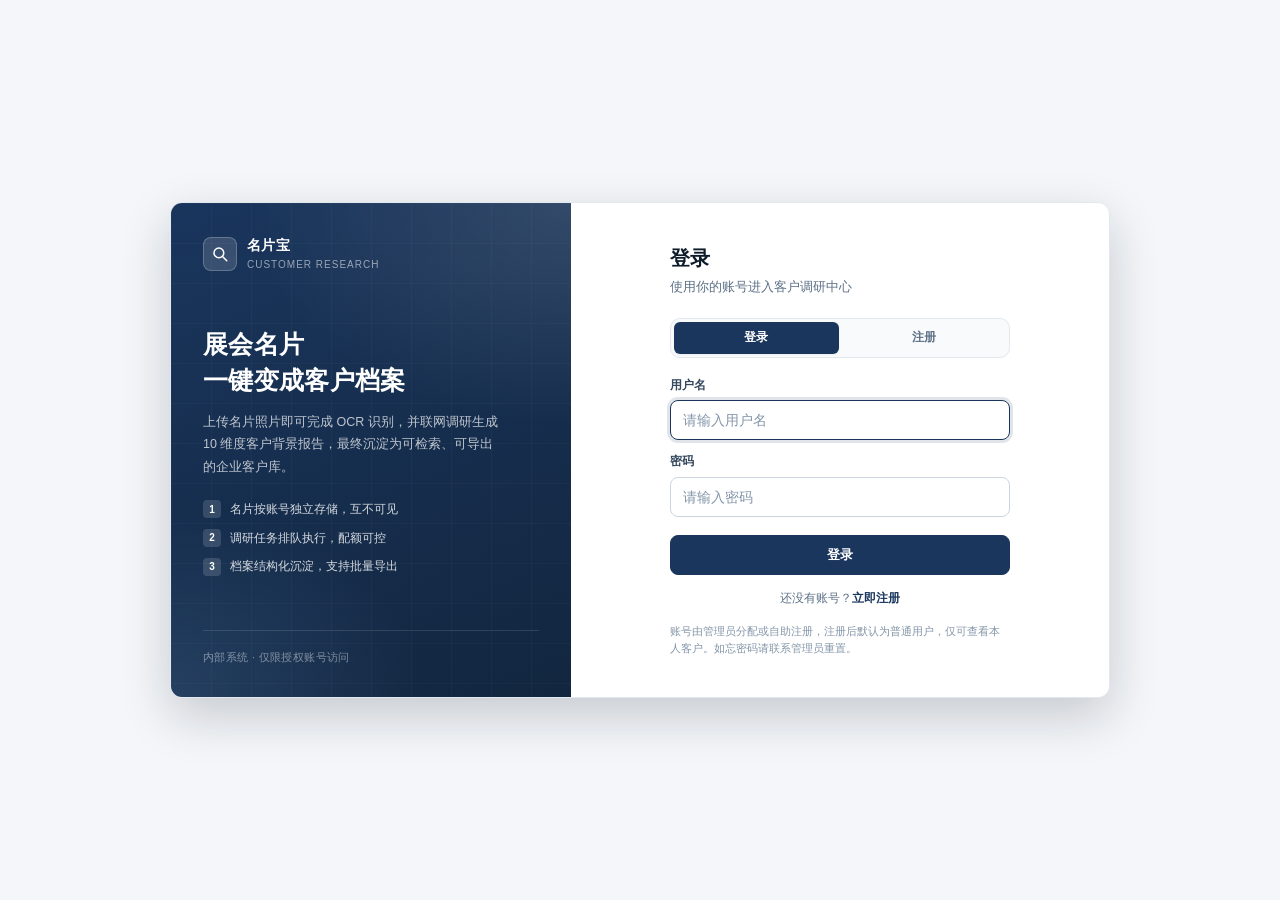
<file: static/index.html>
<!DOCTYPE html>
<html lang="zh-CN">
<head>
<meta charset="UTF-8">
<meta name="viewport" content="width=device-width, initial-scale=1.0, viewport-fit=cover">
<meta name="theme-color" content="#1a365d">
<link rel="icon" href="/static/favicon.ico" type="image/x-icon">
<title>名片宝 · 客户背景调研</title>
<link rel="stylesheet" href="/static/styles.css">
</head>
<body>
<div class="layout">
  <!-- 侧栏 -->
  <aside class="sidebar" id="sidebar">
    <div class="sb-brand">
      <div class="sb-logo" aria-hidden="true">
        <svg viewBox="0 0 24 24" fill="none" stroke="currentColor" stroke-width="2" stroke-linecap="round">
          <circle cx="10.5" cy="10.5" r="6.5"/><path d="M15.4 15.4 21 21"/>
        </svg>
      </div>
      <div class="sb-brand-txt">
        <b>名片宝</b>
        <span>Customer Research</span>
      </div>
    </div>
    <!-- 圆形悬浮钮：圆心骑在侧栏右边线上（与品牌行垂直居中），图标随状态翻转 -->
    <div class="collapse-row">
      <button class="side-toggle" id="sideToggle" type="button" onclick="toggleSidebar()"
              aria-label="折叠侧栏" title="折叠侧栏">
        <svg class="toggle-ico" viewBox="0 0 24 24" aria-hidden="true">
          <rect x="3" y="4" width="18" height="16" rx="3.4"/>
          <path d="M9.4 4v16"/>
          <path id="sideToggleArrow" d="M15.6 9.4L12.7 12l2.9 2.6"/>
        </svg>
      </button>
    </div>
    <nav class="sb-nav" aria-label="主导航">
      <div class="sb-group-label">工作台</div>
      <button class="sb-link active" type="button" id="nav-entry" onclick="go('entry')">
        <span class="ic" aria-hidden="true">
          <svg viewBox="0 0 24 24" fill="none" stroke="currentColor" stroke-width="1.7" stroke-linecap="round" stroke-linejoin="round">
            <rect x="2.5" y="5" width="19" height="14" rx="2"/><path d="M2.5 9.5h19"/><path d="M6.5 14h4"/>
          </svg>
        </span><span class="lbl">名片录入</span>
      </button>
      <button class="sb-link" type="button" id="nav-library" onclick="go('library')">
        <span class="ic" aria-hidden="true">
          <svg viewBox="0 0 24 24" fill="none" stroke="currentColor" stroke-width="1.7" stroke-linecap="round" stroke-linejoin="round">
            <rect x="3" y="3" width="7.5" height="7.5" rx="1.5"/><rect x="13.5" y="3" width="7.5" height="7.5" rx="1.5"/>
            <rect x="3" y="13.5" width="7.5" height="7.5" rx="1.5"/><rect x="13.5" y="13.5" width="7.5" height="7.5" rx="1.5"/>
          </svg>
        </span><span class="lbl">客户库</span>
      </button>
      <div class="sb-group-label admin-only" id="sbAdminLabel" style="display:none;padding-top:14px">管理</div>
      <button class="sb-link admin-only" type="button" id="nav-admin" onclick="go('admin')" style="display:none">
        <span class="ic" aria-hidden="true">
          <svg viewBox="0 0 24 24" fill="none" stroke="currentColor" stroke-width="1.7" stroke-linecap="round" stroke-linejoin="round">
            <path d="M16 20v-1.6a4 4 0 0 0-4-4H7a4 4 0 0 0-4 4V20"/><circle cx="9.5" cy="7.5" r="3.5"/>
            <path d="M21 20v-1.6a4 4 0 0 0-3-3.86"/><path d="M16.5 4.14a3.5 3.5 0 0 1 0 6.72"/>
          </svg>
        </span><span class="lbl">账户管理</span>
      </button>
      <button class="sb-link admin-only" type="button" id="nav-settings" onclick="go('settings')" style="display:none">
        <span class="ic" aria-hidden="true">
          <svg viewBox="0 0 24 24" fill="none" stroke="currentColor" stroke-width="1.7" stroke-linecap="round" stroke-linejoin="round">
            <path d="M4 7h9"/><path d="M17 7h3"/><path d="M4 17h3"/><path d="M11 17h9"/>
            <circle cx="15" cy="7" r="2.2"/><circle cx="9" cy="17" r="2.2"/>
          </svg>
        </span><span class="lbl">API 设置</span>
      </button>
    </nav>
    <div class="sb-user" id="sbUser"></div>
  </aside>

  <!-- 主区 -->
  <div class="main">
    <header class="topbar">
      <div class="tb-left">
        <button class="hamburger" id="hamburger" onclick="openSidebar()" aria-label="打开菜单" title="菜单">
          <svg viewBox="0 0 24 24" fill="none" stroke="currentColor" stroke-width="1.8" stroke-linecap="round">
            <path d="M3.5 6.5h17"/><path d="M3.5 12h17"/><path d="M3.5 17.5h17"/>
          </svg>
        </button>
        <div>
          <h1 id="tb-title">名片录入</h1>
          <div class="sub" id="tb-sub"></div>
        </div>
      </div>
      <div id="tb-actions">
        <button class="help-btn" id="helpBtn" type="button" onclick="toggleHelp()" aria-label="应用说明" title="应用说明">?</button>
      </div>
    </header>
    <div class="content">
      <div class="content-inner">
        <!-- 录入调研视图 -->
        <section id="view-entry" class="view"></section>
        <!-- 客户库视图 -->
        <section id="view-library" class="view" style="display:none"></section>
        <!-- 设置视图 -->
        <section id="view-settings" class="view" style="display:none"></section>
        <!-- 账户管理视图（管理员） -->
        <section id="view-admin" class="view" style="display:none"></section>
      </div>
    </div>
  </div>
</div>

<!-- 登录 / 注册（未登录时覆盖全屏） -->
<div class="auth-gate" id="authGate">
  <div class="auth-shell">
    <aside class="auth-aside">
      <div class="auth-aside-top">
        <span class="auth-logo" aria-hidden="true">
          <svg viewBox="0 0 24 24" fill="none" stroke="currentColor" stroke-width="2" stroke-linecap="round">
            <circle cx="10.5" cy="10.5" r="6.5"/><path d="M15.4 15.4 21 21"/>
          </svg>
        </span>
        <span class="auth-logo-txt"><b>名片宝</b><i>Customer Research</i></span>
      </div>

      <div class="auth-aside-body">
        <h1>展会名片<br>一键变成客户档案</h1>
        <p>上传名片照片即可完成 OCR 识别，并联网调研生成 10 维度客户背景报告，最终沉淀为可检索、可导出的企业客户库。</p>
        <ul class="auth-points">
          <li><span class="ap-ic">1</span>名片按账号独立存储，互不可见</li>
          <li><span class="ap-ic">2</span>调研任务排队执行，配额可控</li>
          <li><span class="ap-ic">3</span>档案结构化沉淀，支持批量导出</li>
        </ul>
      </div>

      <div class="auth-aside-foot">内部系统 · 仅限授权账号访问</div>
    </aside>

    <main class="auth-main">
      <div class="auth-panel">
        <h2 class="auth-title" id="authTitle">登录</h2>
        <p class="auth-desc" id="authDesc">使用你的账号进入客户调研中心</p>
        <div class="auth-tabs" role="tablist">
          <button class="auth-tab active" id="tabLogin" type="button" role="tab" aria-selected="true" onclick="switchAuth('login')">登录</button>
          <button class="auth-tab" id="tabRegister" type="button" role="tab" aria-selected="false" onclick="switchAuth('register')">注册</button>
        </div>
        <div class="auth-form" id="authForm"></div>
        <div class="auth-fineprint">账号由管理员分配或自助注册，注册后默认为普通用户，仅可查看本人客户。如忘密码请联系管理员重置。</div>
      </div>
    </main>
  </div>
</div>

<div class="toast" id="toast" role="status" aria-live="polite"></div>
<div id="lightbox-host"></div>

<!-- 应用说明弹层（右上角 ? 触发） -->
<div class="help-pop" id="helpPop" style="display:none" role="dialog" aria-label="应用说明">
  <div class="help-head">
    <div class="help-title">应用说明</div>
    <button class="help-close" type="button" onclick="toggleHelp(false)" aria-label="关闭">✕</button>
  </div>
  <div class="help-body">
    <p class="help-intro">名片宝用于展会拓客：拍一张名片照片，系统自动完成识别与客户背景调研。</p>
    <ol class="help-steps">
      <li><b>上传名片</b>：点击或拖拽名片照片，即保存到本账号的「名片夹」（按账号分开存放）。</li>
      <li><b>OCR 识别</b>：对已保存的名片自动识别，填好姓名、公司、电话、邮箱等字段，可随时重试。</li>
      <li><b>人工校正</b>：关键字段（尤其是客户名称）可手动修改。</li>
      <li><b>AI 调研</b>：联网搜索 + AI 生成结构化报告；也可以不传名片，直接输入客户名称调研。</li>
      <li><b>沉淀客户库</b>：报告与名片自动关联入库，支持筛选与批量导出。</li>
    </ol>
    <p class="help-foot">调研任务会排队执行（并发上限默认 2），每个账号每天默认最多 10 次。未配置视觉模型时，OCR 自动回退本地识别，请重点核对客户名称。</p>
  </div>
</div>

<div class="sb-overlay" id="sbOverlay" onclick="closeSidebar()"></div>

<script src="/static/app.js"></script>
</body>
</html>
</file>
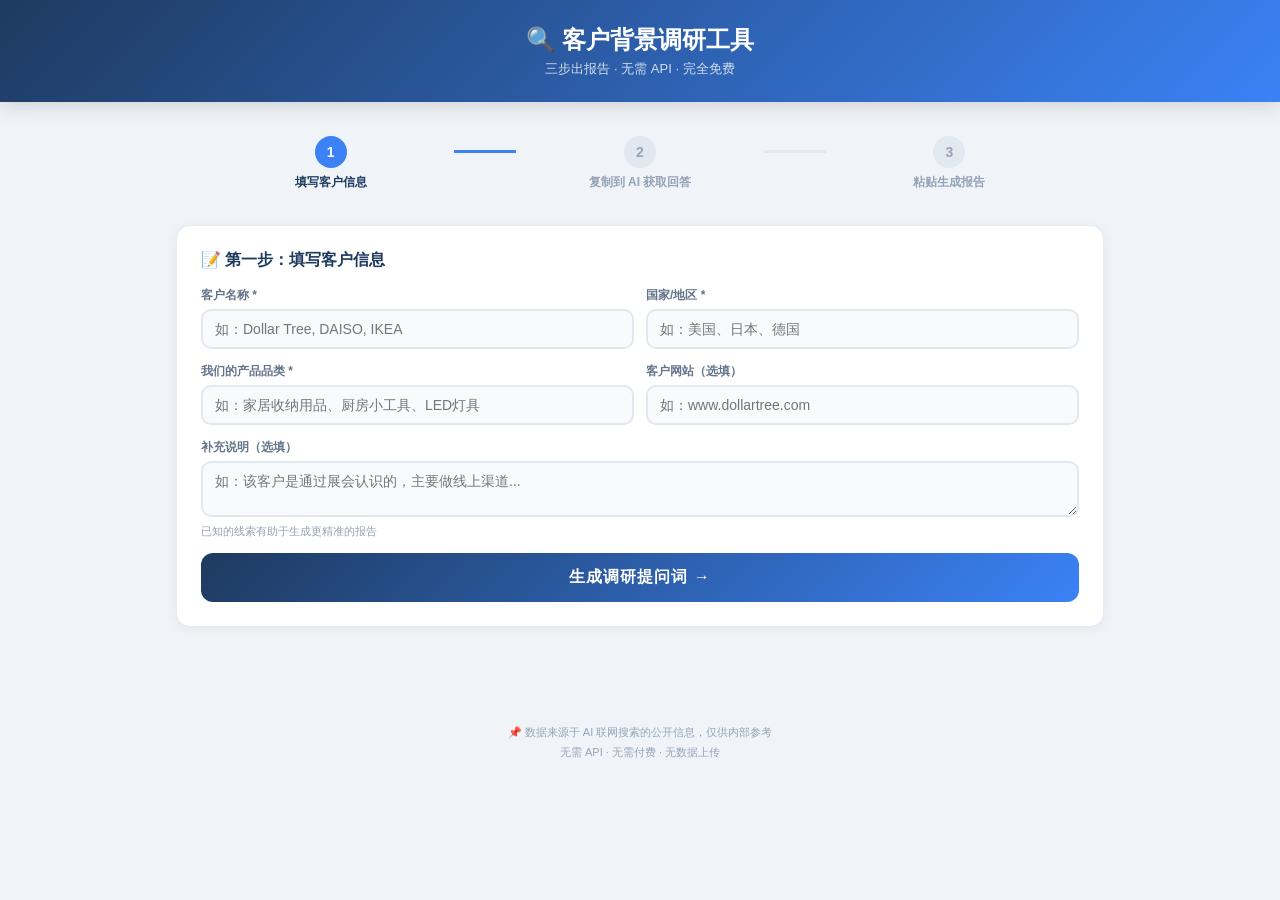
<file: customer-research.html>
<!DOCTYPE html>
<html lang="zh-CN">
<head>
<meta charset="UTF-8">
<meta name="viewport" content="width=device-width, initial-scale=1.0">
<link rel="icon" href="favicon.ico" type="image/x-icon">
<title>客户背景调研工具</title>
<style>
  * { margin: 0; padding: 0; box-sizing: border-box; }
  body { font-family: -apple-system, 'Segoe UI', 'PingFang SC', 'Microsoft YaHei', sans-serif; background: #f0f4f8; color: #1a202c; min-height: 100vh; }

  .header { background: linear-gradient(135deg, #1e3a5f 0%, #3b82f6 100%); color: white; padding: 24px 0; text-align: center; position: sticky; top: 0; z-index: 100; box-shadow: 0 4px 20px rgba(0,0,0,0.15); }
  .header h1 { font-size: 24px; font-weight: 700; }
  .header p { font-size: 13px; opacity: 0.8; margin-top: 4px; }

  .main { max-width: 960px; margin: 0 auto; padding: 20px 16px 60px; }

  .card { background: white; border-radius: 14px; padding: 24px; margin-bottom: 16px; box-shadow: 0 2px 12px rgba(0,0,0,0.06); border: 1px solid #e8ecf1; }
  .card-title { font-size: 16px; font-weight: 700; color: #1e3a5f; margin-bottom: 16px; display: flex; align-items: center; gap: 8px; }

  .form-row { display: flex; gap: 12px; flex-wrap: wrap; margin-bottom: 14px; }
  .form-group { flex: 1; min-width: 180px; }
  .form-group.full { flex: 100%; min-width: 100%; }
  .form-group label { display: block; font-size: 12px; color: #64748b; margin-bottom: 5px; font-weight: 600; }
  .form-group input, .form-group textarea {
    width: 100%; padding: 10px 12px; border: 2px solid #e2e8f0; border-radius: 10px;
    font-size: 14px; font-weight: 500; transition: all 0.2s; background: #f8fafc; outline: none; font-family: inherit;
  }
  .form-group input:focus, .form-group textarea:focus { border-color: #3b82f6; background: white; box-shadow: 0 0 0 3px rgba(59,130,246,0.1); }
  .form-group .hint { font-size: 11px; color: #94a3b8; margin-top: 3px; }

  .hidden { display: none !important; }

  /* 步骤指示器 */
  .steps { display: flex; gap: 0; margin-bottom: 20px; }
  .step { flex: 1; text-align: center; padding: 14px 8px; position: relative; }
  .step .num { display: inline-flex; align-items: center; justify-content: center; width: 32px; height: 32px; border-radius: 50%; background: #e2e8f0; color: #94a3b8; font-size: 14px; font-weight: 700; margin-bottom: 6px; transition: all 0.3s; }
  .step .txt { font-size: 12px; color: #94a3b8; font-weight: 600; transition: all 0.3s; }
  .step.active .num { background: #3b82f6; color: white; }
  .step.active .txt { color: #1e3a5f; }
  .step.done .num { background: #22c55e; color: white; }
  .step.done .txt { color: #166534; }
  .step::after { content: ''; position: absolute; top: 28px; right: -10%; width: 20%; height: 3px; background: #e2e8f0; }
  .step:last-child::after { display: none; }
  .step.done::after { background: #22c55e; }
  .step.active::after { background: #3b82f6; }

  /* 按钮 */
  .btn { display: block; width: 100%; padding: 14px; border: none; border-radius: 12px; font-size: 16px; font-weight: 700; cursor: pointer; transition: all 0.3s; letter-spacing: 1px; }
  .btn:hover { transform: translateY(-1px); }
  .btn:disabled { opacity: 0.5; cursor: not-allowed; transform: none; }
  .btn-blue { background: linear-gradient(135deg, #1e3a5f, #3b82f6); color: white; }
  .btn-blue:hover { box-shadow: 0 6px 20px rgba(59,130,246,0.3); }
  .btn-green { background: linear-gradient(135deg, #166534, #22c55e); color: white; }
  .btn-green:hover { box-shadow: 0 6px 20px rgba(34,197,94,0.3); }

  /* 提问词展示 */
  .prompt-box { background: #1e293b; color: #e2e8f0; border-radius: 12px; padding: 18px; font-size: 13px; line-height: 1.8; white-space: pre-wrap; word-break: break-word; max-height: 400px; overflow-y: auto; font-family: 'SF Mono', 'Menlo', 'Monaco', monospace; position: relative; }
  .prompt-box::selection { background: #3b82f6; }

  .copy-btn { display: inline-flex; align-items: center; gap: 6px; padding: 10px 24px; background: #3b82f6; color: white; border: none; border-radius: 10px; font-size: 14px; font-weight: 700; cursor: pointer; transition: all 0.2s; margin-top: 12px; }
  .copy-btn:hover { background: #2563eb; transform: translateY(-1px); }
  .copy-btn.copied { background: #22c55e; }

  .ai-links { display: flex; gap: 10px; flex-wrap: wrap; margin-top: 14px; }
  .ai-link { display: inline-flex; align-items: center; gap: 6px; padding: 8px 16px; background: #f8fafc; border: 1px solid #e2e8f0; border-radius: 8px; font-size: 13px; color: #334155; text-decoration: none; font-weight: 600; transition: all 0.2s; }
  .ai-link:hover { border-color: #3b82f6; background: #eff6ff; color: #1e40af; }

  /* 粘贴区 */
  .paste-area { width: 100%; min-height: 300px; padding: 16px; border: 2px dashed #cbd5e1; border-radius: 12px; font-size: 13px; line-height: 1.8; background: #f8fafc; outline: none; font-family: inherit; resize: vertical; transition: border-color 0.2s; }
  .paste-area:focus { border-color: #3b82f6; border-style: solid; background: white; }
  .paste-area::placeholder { color: #94a3b8; }

  /* 报告 */
  .rpt-head { display: flex; justify-content: space-between; align-items: center; flex-wrap: wrap; gap: 10px; margin-bottom: 16px; }
  .rpt-head h2 { font-size: 20px; color: #1e3a5f; }
  .rpt-actions { display: flex; gap: 8px; flex-wrap: wrap; }
  .rpt-btn { padding: 8px 16px; border-radius: 8px; font-size: 12px; font-weight: 600; cursor: pointer; border: 1px solid #d1d5db; background: white; color: #475569; }
  .rpt-btn:hover { background: #f1f5f9; }
  .rpt-btn.primary { background: #3b82f6; color: white; border-color: #3b82f6; }
  .rpt-btn.primary:hover { background: #2563eb; }

  .match-badge { display: inline-flex; align-items: center; gap: 6px; padding: 8px 16px; border-radius: 10px; font-size: 14px; font-weight: 700; }
  .match-badge.high { background: #dcfce7; color: #166534; }
  .match-badge.medium { background: #fef9c3; color: #854d0e; }
  .match-badge.low { background: #fee2e2; color: #991b1b; }

  .section { margin-bottom: 14px; border: 1px solid #e8ecf1; border-radius: 12px; overflow: hidden; }
  .sec-hd { padding: 14px 18px; background: #f8fafc; border-bottom: 1px solid #e8ecf1; display: flex; align-items: center; gap: 8px; cursor: pointer; user-select: none; }
  .sec-hd:hover { background: #f1f5f9; }
  .sec-hd h3 { font-size: 14px; font-weight: 700; color: #1e3a5f; flex: 1; }
  .sec-hd .arr { font-size: 12px; color: #94a3b8; }
  .sec-bd { padding: 18px; font-size: 13px; color: #334155; line-height: 1.9; }
  .sec-bd.off { display: none; }
  .sec-bd h4 { font-size: 13px; color: #1e3a5f; margin: 12px 0 4px; }
  .sec-bd ul, .sec-bd ol { padding-left: 20px; margin: 6px 0; }
  .sec-bd li { margin: 4px 0; }
  .sec-bd p { margin: 6px 0; }
  .sec-bd strong { color: #1e293b; }

  .tag { display: inline-block; padding: 2px 10px; border-radius: 12px; font-size: 11px; font-weight: 600; margin: 0 4px 0 0; }
  .tag.red { background: #fee2e2; color: #991b1b; }
  .tag.yellow { background: #fef9c3; color: #854d0e; }
  .tag.green { background: #dcfce7; color: #166534; }

  .disclaimer { font-size: 11px; color: #94a3b8; background: #f8fafc; padding: 12px; border-radius: 8px; margin-top: 16px; line-height: 1.7; }
  .footer { text-align: center; font-size: 11px; color: #94a3b8; padding: 20px; line-height: 1.8; }

  @media (max-width: 640px) {
    .form-row { flex-direction: column; }
    .form-group { min-width: 100%; }
    .step .txt { font-size: 10px; }
  }
  @media print {
    .header, .steps, .footer, .rpt-actions, #step1Card, #step2Card, #step3Card { display: none !important; }
    #rptCard { display: block !important; }
    .sec-bd.off { display: block !important; }
    body { background: white; }
    .card { box-shadow: none; border: 1px solid #ddd; break-inside: avoid; }
  }
</style>
</head>
<body>

<div class="header">
  <h1>🔍 客户背景调研工具</h1>
  <p>三步出报告 · 无需 API · 完全免费</p>
</div>

<div class="main">

  <!-- 步骤条 -->
  <div class="steps">
    <div class="step active" id="s1"><div class="num">1</div><div class="txt">填写客户信息</div></div>
    <div class="step" id="s2"><div class="num">2</div><div class="txt">复制到 AI 获取回答</div></div>
    <div class="step" id="s3"><div class="num">3</div><div class="txt">粘贴生成报告</div></div>
  </div>

  <!-- Step 1：输入 -->
  <div class="card" id="step1Card">
    <div class="card-title">📝 第一步：填写客户信息</div>
    <div class="form-row">
      <div class="form-group">
        <label>客户名称 *</label>
        <input type="text" id="iName" placeholder="如：Dollar Tree, DAISO, IKEA">
      </div>
      <div class="form-group">
        <label>国家/地区 *</label>
        <input type="text" id="iCountry" placeholder="如：美国、日本、德国">
      </div>
    </div>
    <div class="form-row">
      <div class="form-group">
        <label>我们的产品品类 *</label>
        <input type="text" id="iCategory" placeholder="如：家居收纳用品、厨房小工具、LED灯具">
      </div>
      <div class="form-group">
        <label>客户网站（选填）</label>
        <input type="text" id="iWebsite" placeholder="如：www.dollartree.com">
      </div>
    </div>
    <div class="form-row">
      <div class="form-group full">
        <label>补充说明（选填）</label>
        <textarea id="iExtra" rows="2" placeholder="如：该客户是通过展会认识的，主要做线上渠道..."></textarea>
        <div class="hint">已知的线索有助于生成更精准的报告</div>
      </div>
    </div>
    <button class="btn btn-blue" onclick="genPrompt()">生成调研提问词 →</button>
  </div>

  <!-- Step 2：复制提问词 -->
  <div class="card hidden" id="step2Card">
    <div class="card-title">📋 第二步：复制提问词，粘贴到任意免费 AI</div>
    <div class="prompt-box" id="promptBox"></div>
    <div style="display:flex; align-items:center; gap:12px; flex-wrap:wrap; margin-top: 12px;">
      <button class="copy-btn" id="copyBtn" onclick="copyPrompt()">📋 一键复制提问词</button>
      <span style="font-size:12px;color:#94a3b8;">复制后打开下面任意一个免费 AI ↓</span>
    </div>
    <div class="ai-links">
      <a class="ai-link" href="https://www.perplexity.ai/" target="_blank">🔍 Perplexity（推荐，自带搜索）</a>
      <a class="ai-link" href="https://kimi.moonshot.cn/" target="_blank">🤖 Kimi（支持联网）</a>
      <a class="ai-link" href="https://chatgpt.com/" target="_blank">💬 ChatGPT</a>
      <a class="ai-link" href="https://chat.deepseek.com/" target="_blank">🧠 DeepSeek</a>
      <a class="ai-link" href="https://gemini.google.com/" target="_blank">✨ Gemini</a>
    </div>
    <div style="margin-top:16px; padding:12px; background:#fffbeb; border:1px solid #fde68a; border-radius:10px; font-size:12px; color:#92400e; line-height:1.7;">
      💡 <b>建议用 Perplexity 或 Kimi</b>，它们自带联网搜索功能，数据更实时。ChatGPT/DeepSeek 也可以，但可能需要开启「联网搜索」开关。
    </div>
    <div style="display:flex; gap:10px; margin-top:16px;">
      <button class="btn btn-blue" style="flex:1;" onclick="goStep3()">我已拿到 AI 回答，下一步 →</button>
      <button class="rpt-btn" style="padding:14px 20px;" onclick="goStep1()">← 返回修改</button>
    </div>
  </div>

  <!-- Step 3：粘贴结果 -->
  <div class="card hidden" id="step3Card">
    <div class="card-title">📥 第三步：粘贴 AI 的回答</div>
    <p style="font-size:13px; color:#64748b; margin-bottom:12px;">把 AI 返回的全部内容复制粘贴到下面，工具会自动排版成专业报告：</p>
    <textarea class="paste-area" id="pasteArea" placeholder="在这里粘贴 AI 的回答内容...

提示：直接 Ctrl+V 粘贴即可，支持 Markdown 格式"></textarea>
    <div style="display:flex; gap:10px; margin-top:14px;">
      <button class="btn btn-green" style="flex:1;" onclick="genReport()">生成报告</button>
      <button class="rpt-btn" style="padding:14px 20px;" onclick="goStep2()">← 返回上一步</button>
    </div>
  </div>

  <!-- 报告 -->
  <div class="card hidden" id="rptCard"></div>

</div>

<div class="footer">
  📌 数据来源于 AI 联网搜索的公开信息，仅供内部参考<br>
  无需 API · 无需付费 · 无数据上传
</div>

<script>
let savedName = '', savedCountry = '', savedCategory = '';

// ============ 步骤导航 ============
function setStep(n) {
  ['s1','s2','s3'].forEach((id, i) => {
    const el = document.getElementById(id);
    el.className = 'step' + (i+1 < n ? ' done' : i+1 === n ? ' active' : '');
  });
}

function goStep1() {
  setStep(1);
  document.getElementById('step1Card').classList.remove('hidden');
  document.getElementById('step2Card').classList.add('hidden');
  document.getElementById('step3Card').classList.add('hidden');
  document.getElementById('rptCard').classList.add('hidden');
  document.getElementById('step1Card').scrollIntoView({ behavior: 'smooth' });
}

function goStep2() {
  setStep(2);
  document.getElementById('step1Card').classList.add('hidden');
  document.getElementById('step2Card').classList.remove('hidden');
  document.getElementById('step3Card').classList.add('hidden');
  document.getElementById('rptCard').classList.add('hidden');
  document.getElementById('step2Card').scrollIntoView({ behavior: 'smooth' });
}

function goStep3() {
  setStep(3);
  document.getElementById('step1Card').classList.add('hidden');
  document.getElementById('step2Card').classList.add('hidden');
  document.getElementById('step3Card').classList.remove('hidden');
  document.getElementById('rptCard').classList.add('hidden');
  document.getElementById('step3Card').scrollIntoView({ behavior: 'smooth' });
}

// ============ Step1: 生成提问词 ============
function genPrompt() {
  const name = document.getElementById('iName').value.trim();
  const country = document.getElementById('iCountry').value.trim();
  const category = document.getElementById('iCategory').value.trim();
  const website = document.getElementById('iWebsite').value.trim();
  const extra = document.getElementById('iExtra').value.trim();

  if (!name || !country || !category) { alert('请填写客户名称、国家和产品品类'); return; }

  savedName = name; savedCountry = country; savedCategory = category;

  const prompt = `请帮我调研以下外贸客户的背景信息。请通过联网搜索获取最新数据，确保信息真实可靠。

【目标客户】${name}
【所在国家】${country}
【我方产品品类】${category}
${website ? `【客户网站】${website}` : ''}
${extra ? `【已知线索】${extra}` : ''}

请严格按照以下结构输出，每个板块用 ## 标题分隔。非常重要：只输出你能搜索确认的真实信息，查不到的请标注"[未查到公开信息]"，基于经验的推断请标注"[推测]"，绝对不要编造数据。

## 1. 公司基本资料
- 公司全称、成立时间、总部地址
- 公司规模（营收/员工数/门店数，注明数据年份来源）
- 上市状态和股票代码（如有）
- 主营业务和行业定位
- 所有权结构（上市/家族/PE等）

## 2. 销售渠道与市场布局
- 主要销售渠道（门店/电商/批发/分销）
- 市场覆盖范围
- 线上平台布局
- 线下门店数量和分布

## 3. 采购品类与采购风格
- 主要采购品类
- 是否采购与"${category}"相关的产品
- 采购决策风格（集中/分散、招标/长期合作）
- 采购周期和频率
- 对供应商的要求（认证、验厂、MOQ）

## 4. 价格定位与价格带
- 市场定位（高端/中端/性价比/低价）
- 终端售价区间（与${category}相关）
- 采购价格敏感度

## 5. 供应链模式
- 供应商来源国
- 采购模式（工厂直采/贸易商/采购办）
- 是否在中国有采购办或验厂机构
- 物流偏好（FOB/CIF）

## 6. 终端客户群体
- 目标消费者画像
- 购买偏好和价格敏感度
- 主要消费场景

## 7. 竞争格局
- 主要竞争对手
- 差异化定位
- 市场份额/排名

## 8. 近期动态
- 近1-2年重要新闻和战略动向
- 扩张计划或新品类布局
- 与中国供应商相关的变化

## 9. 合作匹配度评估
- 匹配度评分：[高/中/低]
- 匹配理由（品类、价格带、渠道、采购模式等维度）
- 开发建议（切入策略、准备事项）
- 潜在风险

## 10. 信息可靠性说明
- 确认的公开数据（注明来源）
- 合理推测（标注[推测]）
- 未查到的信息（标注[未查到公开信息]）`;

  document.getElementById('promptBox').textContent = prompt;
  goStep2();
}

// ============ 复制 ============
function copyPrompt() {
  const text = document.getElementById('promptBox').textContent;
  const btn = document.getElementById('copyBtn');

  function onSuccess() {
    btn.textContent = '✅ 已复制！去粘贴到 AI 吧';
    btn.classList.add('copied');
    setTimeout(() => { btn.textContent = '📋 一键复制提问词'; btn.classList.remove('copied'); }, 3000);
  }

  function doCopy() {
    // 方式1：navigator.clipboard（需安全上下文）
    if (navigator.clipboard && window.isSecureContext) {
      navigator.clipboard.writeText(text).then(onSuccess).catch(() => copyByRange());
    } else {
      // 方式2：Selection API + execCommand（兼容内网 http 环境）
      copyByRange();
    }
  }

  function copyByRange() {
    // 先保存页面上已有的选中区域
    const prevSel = window.getSelection ? window.getSelection() : null;
    const prevRange = prevSel && prevSel.rangeCount > 0 ? prevSel.getRangeAt(0) : null;

    try {
      // 创建一个只读的隐藏 textarea，填入文本
      const el = document.createElement('textarea');
      el.value = text;
      el.setAttribute('readonly', '');
      el.style.cssText = 'position:fixed;top:0;left:0;width:1px;height:1px;opacity:0;overflow:hidden;resize:none;border:none;outline:none;padding:0;margin:0;clip:rect(0,0,0,0);';
      document.body.appendChild(el);
      el.focus();

      // 选中全部内容
      if (el.setSelectionRange) {
        el.setSelectionRange(0, text.length);
      } else {
        const range = document.createRange();
        range.selectNodeContents(el);
        const sel = window.getSelection();
        sel.removeAllRanges();
        sel.addRange(range);
      }

      // 复制
      const ok = document.execCommand('copy');
      document.body.removeChild(el);

      // 恢复之前的选中
      if (prevSel && prevRange) {
        prevSel.removeAllRanges();
        prevSel.addRange(prevRange);
      }

      if (ok) {
        onSuccess();
      } else {
        alert('复制失败，请尝试：全选提问词框内容 → 右键复制');
      }
    } catch(e) {
      alert('复制失败，请尝试：全选提问词框内容 → 右键复制');
    }
  }

  doCopy();
}

// ============ Step3: 生成报告 ============
function genReport() {
  const raw = document.getElementById('pasteArea').value.trim();
  if (!raw) { alert('请先粘贴 AI 的回答内容'); return; }
  if (raw.length < 100) { alert('内容太短，请确认已完整粘贴 AI 的回答'); return; }

  const sections = parseSections(raw);
  if (sections.length < 3) {
    // 如果没有 ## 分段，尝试其他格式
    if (raw.includes('**1.') || raw.includes('### 1')) {
      // 有可能是不同格式，直接整体显示
      renderRawReport(raw);
      return;
    }
  }
  renderReport(sections, raw);
}

function parseSections(md) {
  const lines = md.split('\n');
  const out = [];
  let cur = null;
  for (const ln of lines) {
    // 匹配 ## 1. xxx / ## xxx / ### 1. xxx
    const m = ln.match(/^#{2,3}\s+\d*\.?\s*(.*)/);
    if (m) {
      if (cur) out.push(cur);
      cur = { title: m[1].trim(), body: '' };
    } else if (cur) {
      cur.body += ln + '\n';
    }
  }
  if (cur) out.push(cur);
  return out;
}

function renderReport(sections, raw) {
  const card = document.getElementById('rptCard');
  card.classList.remove('hidden');
  setStep(3);
  document.getElementById('step3Card').classList.add('hidden');

  // 匹配度
  let ml = 'medium', mt = '中';
  const s9 = sections.find(s => s.title.includes('匹配'));
  if (s9) {
    if (/评分[：:]\s*\**高|匹配度[：:]\s*\**高|\*\*高\*\*/i.test(s9.body)) { ml='high'; mt='高'; }
    else if (/评分[：:]\s*\**低|匹配度[：:]\s*\**低|\*\*低\*\*/i.test(s9.body)) { ml='low'; mt='低'; }
  }

  const icons = ['🏢','🛒','📦','💰','🔗','👥','⚔️','📰','🎯','📌'];
  let h = `<div class="rpt-head">
    <div>
      <h2>📋 ${esc(savedName)} · 客户调研报告</h2>
      <div style="font-size:12px;color:#94a3b8;margin-top:4px;">
        ${esc(savedCountry)} · ${esc(savedCategory)} · ${new Date().toLocaleString('zh-CN')}
      </div>
    </div>
    <div class="rpt-actions">
      <div class="match-badge ${ml}">合作匹配度：${mt}</div>
      <button class="rpt-btn" onclick="copyAll()">📋 复制全文</button>
      <button class="rpt-btn primary" onclick="window.print()">🖨️ 打印/PDF</button>
      <button class="rpt-btn" onclick="goStep1()">🔄 新调研</button>
    </div>
  </div>`;

  sections.forEach((sec, i) => {
    h += `<div class="section">
      <div class="sec-hd" onclick="toggleSec(this)">
        <h3>${icons[i]||'📄'} ${esc(sec.title)}</h3>
        <span class="arr">▼</span>
      </div>
      <div class="sec-bd">${mdToHtml(sec.body)}</div>
    </div>`;
  });

  h += `<div class="disclaimer">
    ⚠️ <b>免责声明：</b>本报告由 AI 基于公开互联网信息生成。标注"[推测]"为行业经验推断，标注"[未查到公开信息]"表示未能获取。所有数据仅供内部参考，重要决策请进一步核实。
  </div>`;
  h += `<textarea id="rawAll" style="position:absolute;left:-9999px">${esc(raw)}</textarea>`;

  card.innerHTML = h;
  card.scrollIntoView({ behavior: 'smooth' });
}

function renderRawReport(raw) {
  const card = document.getElementById('rptCard');
  card.classList.remove('hidden');
  setStep(3);
  document.getElementById('step3Card').classList.add('hidden');

  let h = `<div class="rpt-head">
    <div><h2>📋 ${esc(savedName)} · 客户调研报告</h2>
    <div style="font-size:12px;color:#94a3b8;margin-top:4px;">${esc(savedCountry)} · ${esc(savedCategory)} · ${new Date().toLocaleString('zh-CN')}</div></div>
    <div class="rpt-actions">
      <button class="rpt-btn" onclick="copyAll()">📋 复制</button>
      <button class="rpt-btn primary" onclick="window.print()">🖨️ 打印</button>
      <button class="rpt-btn" onclick="goStep1()">🔄 新调研</button>
    </div>
  </div>
  <div class="sec-bd">${mdToHtml(raw)}</div>
  <textarea id="rawAll" style="position:absolute;left:-9999px">${esc(raw)}</textarea>`;
  card.innerHTML = h;
  card.scrollIntoView({ behavior: 'smooth' });
}

function mdToHtml(md) {
  let h = md
    .replace(/\*\*(.*?)\*\*/g, '<strong>$1</strong>')
    .replace(/(?<!\*)\*(?!\*)(.+?)(?<!\*)\*(?!\*)/g, '<em>$1</em>')
    .replace(/^####?\s+(.*)/gm, '<h4>$1</h4>')
    .replace(/^[-*]\s+(.*)/gm, '<li>$1</li>')
    .replace(/\[([^\]]+)\]\(([^)]+)\)/g, '<a href="$2" target="_blank" style="color:#3b82f6">$1</a>')
    .replace(/\[未查到公开信息\]/g, '<span class="tag red">[未查到公开信息]</span>')
    .replace(/\[推测\]/g, '<span class="tag yellow">[推测]</span>');
  h = h.replace(/(<li>.*?<\/li>\n?)+/gs, m => '<ul>' + m + '</ul>');
  h = h.replace(/\n\n+/g, '</p><p>');
  h = '<p>' + h + '</p>';
  h = h.replace(/<p>\s*<\/p>/g,'').replace(/<p>\s*<ul>/g,'<ul>').replace(/<\/ul>\s*<\/p>/g,'</ul>')
       .replace(/<p>\s*<h4>/g,'<h4>').replace(/<\/h4>\s*<\/p>/g,'</h4>');
  return h;
}

function esc(s) { return String(s).replace(/&/g,'&amp;').replace(/</g,'&lt;').replace(/>/g,'&gt;').replace(/"/g,'&quot;'); }

function toggleSec(hd) {
  const bd = hd.nextElementSibling;
  bd.classList.toggle('off');
  hd.querySelector('.arr').textContent = bd.classList.contains('off') ? '▶' : '▼';
}

function copyAll() {
  const el = document.getElementById('rawAll');
  if (!el) return;
  navigator.clipboard.writeText(el.value).then(() => alert('已复制！')).catch(() => {
    el.style.left='0'; el.select(); document.execCommand('copy'); el.style.left='-9999px'; alert('已复制！');
  });
}
</script>
</body>
</html>
</file>
<file: static/styles.css>
/* ============================================================
   名片宝 · 视觉规范
   依据 Product Flow UI-DESIGN-SYSTEM
   - 主色 #1a365d，次按钮白底灰蓝边框，位移不超过 1px
   - 页头 76px（移动端 68px），侧栏 236px / 收起 80px
   - 按钮 40 / 32 / 32，标签页 32px·12px·8px 圆角·深蓝选中
   - 动效统一 150ms ease-out，不缩放、不改布局尺寸
   ============================================================ */
:root {
  /* 主色 */
  --primary: #1a365d;
  --primary-hover: #16345f;
  --primary-dark: #12263f;
  --primary-soft: #eef3fa;
  --primary-soft-2: #e2ebf6;
  --primary-border: #ccdaeb;

  /* 语义色：红=危险，绿=成功，琥珀=风险/待确认 */
  --danger: #b42318;
  --danger-strong: #912018;
  --danger-soft: #fdf1ef;
  --danger-border: #f2c9c2;
  --success: #087443;
  --success-soft: #eef8f2;
  --success-border: #bfe3d1;
  --warn: #9a5b06;
  --warn-soft: #fdf7ea;
  --warn-border: #f0dcb4;

  /* 文本 */
  --text-main: #0d1b2a;
  --text-sub: #1c2d40;
  --text-body: #35485e;
  --text-muted: #5d7086;
  --text-weak: #8496a9;

  /* 面与线 */
  --bg: #f4f6f9;
  --surface: #ffffff;
  --surface-2: #f8fafc;
  --surface-3: #f1f5f9;
  --border: #e3e8ef;
  --border-strong: #cbd5e1;

  /* 尺寸 */
  --header-h: 76px;
  --sidebar-w: 236px;
  --sidebar-w-collapsed: 80px;
  --page-max: 1440px;
  --radius-sm: 6px;
  --radius: 8px;
  --radius-md: 10px;
  --radius-lg: 12px;

  /* 阴影 */
  --shadow-xs: 0 1px 2px rgba(13, 27, 42, 0.05);
  --shadow-sm: 0 1px 3px rgba(13, 27, 42, 0.07), 0 1px 2px rgba(13, 27, 42, 0.04);
  --shadow-md: 0 4px 14px rgba(13, 27, 42, 0.09);
  --shadow-lg: 0 18px 50px rgba(13, 27, 42, 0.20);

  --ease: 150ms ease-out;
}

* { margin: 0; padding: 0; box-sizing: border-box; }
html { -webkit-text-size-adjust: 100%; }
html, body { height: 100%; }
body {
  font-family: Inter, "SF Pro Text", -apple-system, BlinkMacSystemFont, "Segoe UI",
    "PingFang SC", "Hiragino Sans GB", "Microsoft YaHei", sans-serif;
  font-size: 14px;
  line-height: 1.55;
  color: var(--text-main);
  background: var(--bg);
  -webkit-font-smoothing: antialiased;
  text-rendering: optimizeLegibility;
}

/* 键盘焦点统一蓝色轮廓 */
:focus-visible { outline: 2px solid var(--primary); outline-offset: 2px; }
button { font-family: inherit; }

/* 滚动条 */
::-webkit-scrollbar { width: 10px; height: 10px; }
::-webkit-scrollbar-track { background: transparent; }
::-webkit-scrollbar-thumb { background: #cfd8e3; border-radius: 10px; border: 3px solid transparent; background-clip: content-box; }
::-webkit-scrollbar-thumb:hover { background: #b3c1d1; background-clip: content-box; border: 3px solid transparent; }

/* ============================================================
   布局
   ============================================================ */
.layout { display: flex; min-height: 100vh; }

/* —— 侧栏 —— */
.sidebar {
  position: sticky; top: 0; height: 100vh; flex-shrink: 0;
  width: var(--sidebar-w);
  display: flex; flex-direction: column;
  background: var(--surface);
  border-right: 1px solid var(--border);
  overflow: visible;              /* 折叠钮半圆需探出右边线 */
  transition: width var(--ease);
  z-index: 50;
}
.sidebar.collapsed { width: var(--sidebar-w-collapsed); }

.sb-brand {
  height: var(--header-h); flex-shrink: 0;
  display: flex; align-items: center; gap: 10px;
  padding: 0 18px; border-bottom: 1px solid var(--border); overflow: hidden;
}
.sb-logo {
  width: 32px; height: 32px; border-radius: var(--radius); flex-shrink: 0;
  display: flex; align-items: center; justify-content: center;
  background: var(--primary); color: #fff;
}
.sb-logo svg { width: 18px; height: 18px; display: block; }
.sb-brand-txt { min-width: 0; line-height: 1.25; }
.sb-brand-txt b {
  display: block; font-size: 14px; font-weight: 700; color: var(--text-main);
  letter-spacing: .2px; white-space: nowrap;
}
.sb-brand-txt span {
  display: block; font-size: 10px; font-weight: 500; color: var(--text-weak);
  letter-spacing: .8px; text-transform: uppercase; white-space: nowrap;
  overflow: hidden; text-overflow: ellipsis;
}

/* —— 侧栏折叠钮（圆心骑右边线，垂直居中于品牌行） —— */
.collapse-row {
  /* 侧栏含 1px 右边框，故 -15px 让 28px 圆钮圆心正好落在右边线上（探出 14px） */
  position: absolute; top: 0; right: -15px; height: var(--header-h);
  display: flex; align-items: center; justify-content: center;
  z-index: 6;
}
.side-toggle {
  width: 28px; height: 28px; flex-shrink: 0;
  display: inline-flex; align-items: center; justify-content: center;
  padding: 0; background: var(--surface);
  border: 1px solid var(--border); border-radius: 50%;
  color: #64748b; cursor: pointer;
  box-shadow: 0 1px 3px rgba(13, 27, 42, 0.10);
  transition: background var(--ease), border-color var(--ease),
              color var(--ease), box-shadow var(--ease);
}
.side-toggle:hover {
  background: var(--primary-soft); border-color: #b9cdea;
  color: var(--primary); box-shadow: 0 2px 6px rgba(26, 54, 93, 0.18);
}
.side-toggle:active { transform: translateY(1px); }
.toggle-ico {
  width: 15px; height: 15px; display: block;
  fill: none; stroke: currentColor; stroke-width: 1.8;
  stroke-linecap: round; stroke-linejoin: round;
}

.sb-nav { flex: 1; overflow-y: auto; padding: 12px 12px 16px; }
.sb-group-label {
  font-size: 10px; font-weight: 700; letter-spacing: 1px; color: var(--text-weak);
  text-transform: uppercase; padding: 0 10px 8px;
}
.sb-link {
  display: flex; align-items: center; gap: 10px; width: 100%;
  height: 38px; padding: 0 10px; margin-bottom: 2px;
  border: none; border-radius: var(--radius); background: transparent;
  color: var(--text-body); text-align: left;
  font-size: 13px; font-weight: 600; font-family: inherit; cursor: pointer; white-space: nowrap;
  transition: background var(--ease), color var(--ease);
}
.sb-link:hover { background: var(--surface-2); color: var(--text-main); }
.sb-link.active { background: var(--primary-soft); color: var(--primary); font-weight: 700; }
.sb-link .ic { width: 18px; height: 18px; flex-shrink: 0; display: flex; align-items: center; justify-content: center; }
.sb-link .ic svg { width: 16px; height: 16px; display: block; }

.sb-user {
  flex-shrink: 0; display: flex; align-items: center; gap: 10px;
  padding: 12px; border-top: 1px solid var(--border);
}
.sb-avatar {
  width: 32px; height: 32px; flex-shrink: 0; border-radius: 50%;
  display: flex; align-items: center; justify-content: center;
  background: var(--primary); color: #fff; font-size: 12px; font-weight: 700;
}
.sb-user-txt { min-width: 0; flex: 1; overflow: hidden; }
.sb-user-txt b {
  display: block; font-size: 12.5px; font-weight: 600; color: var(--text-sub);
  white-space: nowrap; overflow: hidden; text-overflow: ellipsis;
}
.sb-user-txt span {
  display: block; font-size: 11px; color: var(--text-weak);
  white-space: nowrap; overflow: hidden; text-overflow: ellipsis;
}
.sb-logout {
  width: 28px; height: 28px; flex-shrink: 0; border: none; border-radius: var(--radius-sm);
  background: transparent; color: var(--text-weak); font-size: 14px; cursor: pointer;
  display: flex; align-items: center; justify-content: center;
  transition: background var(--ease), color var(--ease);
}
.sb-logout:hover { background: var(--danger-soft); color: var(--danger); }

.sidebar.collapsed .sb-brand { padding: 0; justify-content: center; }
.sidebar.collapsed .sb-brand-txt,
.sidebar.collapsed .sb-group-label,
.sidebar.collapsed .sb-link .lbl,
.sidebar.collapsed .sb-user-txt,
.sidebar.collapsed .sb-logout { display: none; }
.sidebar.collapsed .sb-link { justify-content: center; padding: 0; }
.sidebar.collapsed .sb-nav { padding: 12px 8px; }
.sidebar.collapsed .sb-user { justify-content: center; padding: 12px 8px; }

/* —— 主区 —— */
.main { flex: 1; min-width: 0; display: flex; flex-direction: column; }

.topbar {
  height: var(--header-h); flex-shrink: 0; position: sticky; top: 0; z-index: 40;
  display: flex; align-items: center; justify-content: space-between; gap: 16px;
  padding: 0 24px; background: var(--surface); border-bottom: 1px solid var(--border);
}
.tb-left { display: flex; align-items: center; gap: 12px; min-width: 0; }
.topbar h1 {
  font-size: 14px; font-weight: 700; color: var(--text-main); letter-spacing: .2px;
  white-space: nowrap; overflow: hidden; text-overflow: ellipsis;
}
.topbar .sub {
  font-size: 11px; color: var(--text-weak); margin-top: 1px;
  white-space: nowrap; overflow: hidden; text-overflow: ellipsis;
}
#tb-actions { display: flex; align-items: center; gap: 6px; flex-shrink: 0; }

.content { flex: 1; overflow-y: auto; padding: 20px 24px 56px; }
.content-inner { max-width: var(--page-max); margin: 0 auto; }
.view { animation: viewFade 160ms ease-out both; }
@keyframes viewFade { from { opacity: 0; } to { opacity: 1; } }

/* ============================================================
   面板 / 卡片
   ============================================================ */
.glass {
  background: var(--surface);
  border: 1px solid var(--border);
  border-radius: var(--radius-lg);
  padding: 18px;
  box-shadow: var(--shadow-xs);
}
.card-title {
  display: flex; align-items: center; gap: 8px;
  font-size: 14px; font-weight: 700; color: var(--text-main); margin-bottom: 14px;
}
.card-title .title-hint {
  margin-left: auto; font-size: 11px; font-weight: 500; color: var(--text-weak);
  text-align: right;
}

/* ============================================================
   按钮
   ============================================================ */
.btn {
  display: inline-flex; align-items: center; justify-content: center; gap: 6px;
  height: 40px; padding: 0 16px;
  border: 1px solid transparent; border-radius: var(--radius);
  font-size: 13px; font-weight: 600; font-family: inherit; line-height: 1;
  white-space: nowrap; cursor: pointer;
  transition: background var(--ease), border-color var(--ease), color var(--ease), box-shadow var(--ease), transform var(--ease);
}
.btn:active { transform: translateY(1px); }
.btn svg { width: 16px; height: 16px; flex-shrink: 0; }

.btn-primary { background: var(--primary); border-color: var(--primary); color: #fff; }
.btn-primary:hover { background: var(--primary-hover); border-color: var(--primary-hover); }
.btn-secondary { background: var(--surface); border-color: var(--border-strong); color: var(--text-sub); }
.btn-secondary:hover { background: var(--primary-soft); border-color: var(--primary-border); color: var(--primary); }
.btn-ghost { background: transparent; border-color: transparent; color: var(--text-body); }
.btn-ghost:hover { background: var(--surface-2); color: var(--primary); }
.btn-danger { background: var(--surface); border-color: var(--danger-border); color: var(--danger); }
.btn-danger:hover { background: var(--danger-soft); border-color: var(--danger); color: var(--danger-strong); }

.btn:disabled, .btn[disabled] {
  opacity: .55; cursor: not-allowed; transform: none;
  background: var(--surface-3); border-color: var(--border); color: var(--text-weak);
}
.btn-primary:disabled, .btn-primary[disabled] {
  background: #7e8fa3; border-color: #7e8fa3; color: #fff;
}

.btn-sm { height: 32px; padding: 0 12px; font-size: 12px; border-radius: var(--radius-sm); }
.btn-sm svg { width: 14px; height: 14px; }
.btn-icon { width: 32px; height: 32px; padding: 0; }
.btn-block { width: 100%; }

/* ============================================================
   表单
   ============================================================ */
.form-grid { display: grid; grid-template-columns: 1fr 1fr; gap: 14px 16px; }
.form-row { display: flex; flex-direction: column; gap: 6px; min-width: 0; }
.form-row.full { grid-column: 1 / -1; }
.form-row label { font-size: 12px; font-weight: 600; color: var(--text-body); }
.form-row label .req { color: var(--danger); margin-left: 2px; }
.form-row input,
.form-row textarea,
.form-row select {
  width: 100%; height: 40px; padding: 0 12px;
  font-family: inherit; font-size: 14px; color: var(--text-main);
  background: var(--surface); border: 1px solid var(--border-strong); border-radius: var(--radius);
  transition: border-color var(--ease), box-shadow var(--ease);
}
.form-row textarea { height: auto; min-height: 78px; padding: 10px 12px; line-height: 1.6; resize: vertical; }
.form-row select { cursor: pointer; }
.form-row input::placeholder,
.form-row textarea::placeholder { color: var(--text-weak); }
.form-row input:hover,
.form-row textarea:hover,
.form-row select:hover { border-color: #b6c4d4; }
.form-row input:focus,
.form-row textarea:focus,
.form-row select:focus {
  outline: none; border-color: var(--primary);
  box-shadow: 0 0 0 3px rgba(26, 54, 93, 0.13);
}
.form-row input:disabled { background: var(--surface-3); color: var(--text-muted); cursor: not-allowed; }

/* ============================================================
   上传区 / 名片夹
   ============================================================ */
.dropzone {
  border: 1px dashed var(--border-strong); border-radius: var(--radius-md);
  padding: 24px 16px; text-align: center; cursor: pointer;
  background: var(--surface-2); color: var(--text-muted);
  transition: border-color var(--ease), background var(--ease), color var(--ease);
}
.dropzone:hover, .dropzone.drag { border-color: var(--primary); background: var(--primary-soft); color: var(--primary); }
.dropzone .dz-ic { font-size: 26px; line-height: 1; opacity: .75; }
.dropzone .dz-t { font-size: 13px; font-weight: 600; margin-top: 8px; color: var(--text-sub); }
.dropzone:hover .dz-t { color: var(--primary); }
.dropzone .dz-s { font-size: 11px; margin-top: 3px; color: var(--text-weak); }

.img-preview { margin-top: 12px; display: flex; gap: 12px; align-items: center; }
.img-preview img {
  width: 108px; height: 70px; object-fit: cover;
  border-radius: var(--radius); border: 1px solid var(--border);
}
.img-preview .meta { font-size: 12px; color: var(--text-muted); line-height: 1.5; }

.card-strip { margin-top: 14px; }
.strip-title {
  font-size: 11px; font-weight: 700; letter-spacing: .5px; text-transform: uppercase;
  color: var(--text-weak); margin-bottom: 8px;
}
.strip-empty { font-size: 12px; color: var(--text-weak); padding: 8px 0; }
.strip-grid {
  display: grid; grid-template-columns: repeat(auto-fill, minmax(86px, 1fr));
  gap: 8px; max-height: 240px; overflow-y: auto;
}
.cchip {
  position: relative; background: var(--surface);
  border: 1px solid var(--border); border-radius: var(--radius);
  overflow: hidden; cursor: pointer;
  transition: border-color var(--ease), box-shadow var(--ease);
}
.cchip:hover { border-color: var(--primary-border); box-shadow: var(--shadow-sm); }
.cchip.active { border-color: var(--primary); box-shadow: 0 0 0 2px rgba(26, 54, 93, 0.16); }
.cchip img { width: 100%; height: 54px; object-fit: cover; display: block; background: var(--surface-3); }
.cchip-meta { display: flex; flex-wrap: wrap; gap: 3px; align-items: center; padding: 5px 6px 6px; }
.cchip-no { font-size: 10px; font-weight: 700; color: var(--text-muted); letter-spacing: .2px; }
.cchip-tag {
  font-size: 10px; font-weight: 600; padding: 1px 5px; border-radius: 4px;
  background: var(--surface-3); color: var(--text-muted);
}
.cchip-tag.ok { background: var(--success-soft); color: var(--success); border: 1px solid var(--success-border); }
.cchip-tag.ocr { background: var(--primary-soft); color: var(--primary); border: 1px solid var(--primary-border); }
.cchip-del {
  position: absolute; top: 4px; right: 4px; width: 20px; height: 20px;
  display: flex; align-items: center; justify-content: center;
  border: none; border-radius: 50%; cursor: pointer;
  background: rgba(13, 27, 42, .6); color: #fff; font-size: 11px; line-height: 1;
  opacity: 0; transition: opacity var(--ease), background var(--ease);
}
.cchip:hover .cchip-del, .cchip:focus-within .cchip-del { opacity: 1; }
.cchip-del:hover { background: var(--danger); }
@media (hover: none) { .cchip-del { opacity: 1; } }

/* ============================================================
   徽章 / 状态
   ============================================================ */
.badge {
  display: inline-flex; align-items: center; height: 22px; padding: 0 8px;
  border-radius: var(--radius-sm); font-size: 11px; font-weight: 600; white-space: nowrap;
  border: 1px solid transparent;
}
.badge-new { background: var(--surface-3); color: var(--text-muted); border-color: var(--border); }
.badge-researched { background: var(--primary-soft); color: var(--primary); border-color: var(--primary-border); }
.badge-contacted { background: var(--success-soft); color: var(--success); border-color: var(--success-border); }
.badge-deal { background: var(--warn-soft); color: var(--warn); border-color: var(--warn-border); }

.match-high { background: var(--success-soft); color: var(--success); border-color: var(--success-border); }
.match-medium { background: var(--warn-soft); color: var(--warn); border-color: var(--warn-border); }
.match-low { background: var(--surface-3); color: var(--text-muted); border-color: var(--border); }

.role-admin { background: var(--primary-soft); color: var(--primary); border-color: var(--primary-border); }
.role-user { background: var(--surface-3); color: var(--text-muted); border-color: var(--border); }
.st-on { background: var(--success-soft); color: var(--success); border-color: var(--success-border); }
.st-off { background: var(--danger-soft); color: var(--danger); border-color: var(--danger-border); }

.status-select {
  height: 32px; padding: 0 8px;
  font-family: inherit; font-size: 12px; font-weight: 600; color: var(--text-body);
  background: var(--surface); border: 1px solid var(--border-strong);
  border-radius: var(--radius-sm); cursor: pointer;
  transition: border-color var(--ease), box-shadow var(--ease);
}
.status-select:hover { border-color: #b6c4d4; }
.status-select:focus { outline: none; border-color: var(--primary); box-shadow: 0 0 0 3px rgba(26, 54, 93, .13); }

/* ============================================================
   表格
   ============================================================ */
.table-wrap { overflow: auto; border-radius: var(--radius-lg); }
table.tbl { width: 100%; border-collapse: collapse; font-size: 13px; }
.tbl thead th {
  text-align: left; font-size: 11px; font-weight: 700; letter-spacing: .4px;
  color: var(--text-muted); text-transform: uppercase;
  padding: 10px 14px; background: var(--surface-2);
  border-bottom: 1px solid var(--border);
  position: sticky; top: 0; z-index: 1; white-space: nowrap;
}
.tbl tbody td {
  padding: 12px 14px; border-bottom: 1px solid var(--border);
  color: var(--text-body); vertical-align: middle;
}
.tbl tbody tr { cursor: pointer; transition: background var(--ease); }
.tbl tbody tr:hover { background: var(--surface-2); }
.tbl tbody tr:last-child td { border-bottom: none; }
.tbl .c-name { font-weight: 600; color: var(--text-main); font-size: 13px; }
.tbl .c-sub { font-size: 11px; color: var(--text-weak); margin-top: 1px; }
.row-actions { display: flex; gap: 6px; justify-content: flex-end; }

/* ============================================================
   步骤条（强制一行）
   ============================================================ */
.steps { display: flex; align-items: center; gap: 6px; flex-wrap: nowrap; margin-bottom: 16px; overflow: hidden; }
.step {
  flex: 1 1 0; min-width: 0; display: flex; align-items: center; gap: 8px;
  height: 40px; padding: 0 12px;
  background: var(--surface); border: 1px solid var(--border);
  border-radius: var(--radius); font-size: 12px; font-weight: 600; color: var(--text-body);
  white-space: nowrap;
}
.step .num {
  width: 20px; height: 20px; flex-shrink: 0;
  display: inline-flex; align-items: center; justify-content: center;
  border-radius: 5px; background: var(--primary); color: #fff;
  font-size: 11px; font-weight: 700;
}
.step .stxt { overflow: hidden; text-overflow: ellipsis; white-space: nowrap; }
.step-arrow { flex-shrink: 0; color: var(--text-weak); font-size: 12px; }

/* ============================================================
   两栏 / 提示
   ============================================================ */
.two-col { display: grid; grid-template-columns: 340px 1fr; gap: 16px; align-items: start; }
.stack > * + * { margin-top: 16px; }
.entry-actions { display: flex; gap: 10px; margin-top: 18px; flex-wrap: wrap; }
.entry-meta { margin-top: 12px; display: flex; align-items: center; gap: 8px; flex-wrap: wrap; }
.quota-pill {
  display: inline-flex; align-items: center; height: 24px; padding: 0 9px;
  font-size: 11px; font-weight: 600; color: var(--text-muted);
  background: var(--surface-3); border: 1px solid var(--border); border-radius: var(--radius-sm);
}
.quota-pill.low { color: var(--warn); background: var(--warn-soft); border-color: var(--warn-border); }
.quota-pill.out { color: var(--danger); background: var(--danger-soft); border-color: var(--danger-border); }

.note { font-size: 12px; line-height: 1.6; padding: 10px 12px; border-radius: var(--radius); border: 1px solid transparent; }
.note-info { background: var(--primary-soft); border-color: var(--primary-border); color: var(--primary); }
.note-warn { background: var(--warn-soft); border-color: var(--warn-border); color: var(--warn); }

.cfg-status { margin-top: 14px; font-size: 12px; min-height: 18px; }

/* ============================================================
   报告
   ============================================================ */
.rptcard {
  background: var(--surface); border: 1px solid var(--border); border-radius: var(--radius-lg);
  padding: 20px; box-shadow: var(--shadow-xs); margin-top: 16px;
}
.rpt-head {
  display: flex; justify-content: space-between; align-items: flex-start; gap: 14px; flex-wrap: wrap;
  padding-bottom: 14px; margin-bottom: 16px; border-bottom: 1px solid var(--border);
}
.rpt-head h2 { font-size: 16px; font-weight: 700; color: var(--text-main); line-height: 1.4; }
.rpt-head .meta { font-size: 11px; color: var(--text-weak); margin-top: 4px; }

.rpt-hero {
  background: var(--primary-soft); border: 1px solid var(--primary-border);
  border-radius: var(--radius-md); padding: 14px 16px; margin-bottom: 14px;
}
.rpt-hero-sum { font-size: 13.5px; font-weight: 500; color: var(--text-sub); line-height: 1.75; }
.rpt-hero-reason {
  font-size: 12.5px; color: var(--text-body); line-height: 1.7;
  margin-top: 10px; padding-top: 10px; border-top: 1px solid var(--primary-border);
}
.rpt-hero-reason b { color: var(--primary); font-weight: 700; margin-right: 8px; }

.rpt-bar {
  display: flex; align-items: center; justify-content: space-between; gap: 12px; flex-wrap: wrap;
  padding: 8px 12px; background: var(--surface-2);
  border: 1px solid var(--border); border-radius: var(--radius); margin-bottom: 10px;
}
.rpt-bar-l { display: flex; align-items: center; gap: 8px; flex-wrap: wrap; }
.rpt-bar-n { font-size: 11px; font-weight: 600; color: var(--text-muted); }
.rpt-bar-r { display: flex; gap: 6px; }

.section {
  background: var(--surface); border: 1px solid var(--border);
  border-radius: var(--radius); overflow: hidden; margin-bottom: 8px;
}
.sec-hd {
  display: flex; align-items: center; gap: 8px;
  padding: 11px 14px; cursor: pointer; user-select: none;
  background: var(--surface-2); transition: background var(--ease);
}
.sec-hd:hover { background: var(--surface-3); }
.sec-hd h3 { flex: 1; font-size: 13px; font-weight: 600; color: var(--text-sub); }
.sec-hd .arr { font-size: 10px; color: var(--text-weak); }
.sec-bd { padding: 14px; font-size: 13px; color: var(--text-body); line-height: 1.85; }
.sec-bd.off { display: none; }
.sec-bd ul, .sec-bd ol { padding-left: 20px; margin: 4px 0; }
.sec-bd li { margin: 3px 0; }
.sec-bd p { margin: 4px 0; }
.sec-bd h4 { font-size: 13px; font-weight: 700; color: var(--text-sub); margin: 10px 0 4px; }
.sec-bd strong { color: var(--text-main); font-weight: 600; }
.sec-bd a { color: var(--primary); }
.sec-na {
  font-size: 10px; font-weight: 600; color: var(--text-weak);
  background: var(--surface-3); border: 1px solid var(--border);
  padding: 1px 6px; border-radius: 4px; margin-right: 2px;
}
.sec-na-txt { font-size: 12.5px; color: var(--text-weak); font-style: italic; }
.section.sec-empty .sec-hd h3 { color: var(--text-muted); font-weight: 500; }

.tag-red { background: var(--danger-soft); color: var(--danger); padding: 0 5px; border-radius: 4px; font-size: 11px; font-weight: 600; }
.tag-yellow { background: var(--warn-soft); color: var(--warn); padding: 0 5px; border-radius: 4px; font-size: 11px; font-weight: 600; }

.rpt-disclaimer {
  margin-top: 14px; padding: 10px 12px;
  font-size: 11.5px; line-height: 1.6; color: var(--warn);
  background: var(--warn-soft); border: 1px solid var(--warn-border); border-radius: var(--radius);
}

/* 媒体墙 */
.media-sec { margin-top: 16px; }
.media-sec h4 { font-size: 12px; font-weight: 700; color: var(--text-sub); margin-bottom: 10px; }
.gallery { display: flex; flex-wrap: wrap; gap: 8px; }
.gallery img {
  height: 116px; width: auto; object-fit: cover;
  border-radius: var(--radius); border: 1px solid var(--border);
  cursor: pointer; transition: border-color var(--ease);
}
.gallery img:hover { border-color: var(--primary); }
.vid-grid { display: grid; grid-template-columns: repeat(auto-fill, minmax(210px, 1fr)); gap: 10px; margin-top: 10px; }
.vid-card {
  border: 1px solid var(--border); border-radius: var(--radius);
  overflow: hidden; background: var(--surface); transition: border-color var(--ease), box-shadow var(--ease);
}
.vid-card:hover { border-color: var(--primary-border); box-shadow: var(--shadow-sm); }
.vid-card a { display: block; color: inherit; text-decoration: none; }
.vid-card .thumb { position: relative; width: 100%; height: 112px; background: var(--primary-dark) center/cover no-repeat; }
.vid-card .thumb .play {
  position: absolute; inset: 0; display: flex; align-items: center; justify-content: center;
  color: #fff; font-size: 22px; background: rgba(13, 27, 42, .3);
}
.vid-card .vt { padding: 9px 11px; font-size: 12px; color: var(--text-body); line-height: 1.5; }

/* 进度 / 空状态 */
.progress-wrap { text-align: center; padding: 34px 20px; }
.spinner {
  width: 28px; height: 28px; margin: 0 auto 14px;
  border: 2px solid var(--primary-soft-2); border-top-color: var(--primary);
  border-radius: 50%; animation: spin .8s linear infinite;
}
@keyframes spin { to { transform: rotate(360deg); } }
.progress-wrap p { font-size: 13px; color: var(--text-muted); }

.empty { text-align: center; padding: 44px 20px; color: var(--text-weak); font-size: 13px; }
.empty .e-ic { font-size: 30px; margin-bottom: 8px; opacity: .8; }
.empty-lg {
  text-align: center; padding: 56px 24px;
  background: var(--surface); border: 1px dashed var(--border-strong); border-radius: var(--radius-lg);
}
.empty-lg .e-ic { font-size: 34px; opacity: .8; }
.empty-lg .e-t { font-size: 14px; font-weight: 700; color: var(--text-sub); margin-top: 10px; }
.empty-lg .e-s { font-size: 12px; color: var(--text-muted); margin-top: 6px; line-height: 1.6; }

/* Toast / 灯箱 */
.toast {
  position: fixed; left: 50%; bottom: 28px; z-index: 9999;
  transform: translateX(-50%) translateY(12px);
  max-width: 80vw; padding: 10px 16px;
  background: var(--primary-dark); color: #fff;
  font-size: 12.5px; font-weight: 500; border-radius: var(--radius);
  box-shadow: var(--shadow-lg); opacity: 0; pointer-events: none;
  transition: opacity 160ms ease-out, transform 160ms ease-out;
}
.toast.show { opacity: 1; transform: translateX(-50%) translateY(0); }

.lightbox {
  position: fixed; inset: 0; z-index: 300;
  display: flex; align-items: center; justify-content: center;
  background: rgba(13, 27, 42, .92);
}
.lightbox img { max-width: 88vw; max-height: 84vh; border-radius: var(--radius); box-shadow: var(--shadow-lg); }
.lightbox .lb-close {
  position: absolute; top: 20px; right: 24px;
  width: 36px; height: 36px; border: 1px solid rgba(255, 255, 255, .3);
  border-radius: 50%; cursor: pointer;
  background: rgba(255, 255, 255, .12); color: #fff; font-size: 16px;
  transition: background var(--ease);
}
.lightbox .lb-close:hover { background: rgba(255, 255, 255, .26); }

/* ============================================================
   登录页
   ============================================================ */
.auth-gate {
  display: none; position: fixed; inset: 0; z-index: 500;
  align-items: flex-start; justify-content: center;
  padding: 24px; overflow-y: auto;
  background: var(--bg);
}
.auth-gate.is-open { display: flex; }
.auth-shell {
  display: flex; width: 100%; max-width: 940px; margin: auto;
  background: var(--surface); border: 1px solid var(--border); border-radius: var(--radius-lg);
  box-shadow: var(--shadow-lg); overflow: hidden;
}

.auth-aside {
  position: relative; flex: 0 0 400px;
  display: flex; flex-direction: column; justify-content: space-between;
  padding: 32px; color: #fff;
  background:
    radial-gradient(520px 360px at 100% 0%, rgba(255, 255, 255, .12), transparent 62%),
    radial-gradient(420px 320px at 0% 100%, rgba(120, 168, 224, .18), transparent 60%),
    linear-gradient(158deg, #1a365d 0%, #12263f 100%);
}
.auth-aside::after {
  content: ''; position: absolute; inset: 0; pointer-events: none;
  background-image:
    linear-gradient(rgba(255, 255, 255, .045) 1px, transparent 1px),
    linear-gradient(90deg, rgba(255, 255, 255, .045) 1px, transparent 1px);
  background-size: 40px 40px; opacity: .6;
}
.auth-aside > * { position: relative; z-index: 1; }
.auth-aside-top { display: flex; align-items: center; gap: 10px; }
.auth-aside-top .auth-logo {
  width: 34px; height: 34px; border-radius: var(--radius);
  display: flex; align-items: center; justify-content: center;
  background: rgba(255, 255, 255, .14); border: 1px solid rgba(255, 255, 255, .22); color: #fff;
}
.auth-aside-top .auth-logo svg { width: 18px; height: 18px; display: block; }
.auth-logo-txt b { display: block; font-size: 14px; font-weight: 700; letter-spacing: .3px; }
.auth-logo-txt i {
  display: block; font-style: normal; font-size: 10px; letter-spacing: 1px;
  text-transform: uppercase; color: rgba(255, 255, 255, .55);
}
.auth-aside-body h1 {
  font-size: 25px; font-weight: 700; line-height: 1.45; letter-spacing: .3px;
  margin-bottom: 12px;
}
.auth-aside-body p {
  font-size: 12.5px; line-height: 1.8; color: rgba(255, 255, 255, .72);
  margin-bottom: 22px; max-width: 300px;
}
.auth-points { list-style: none; display: flex; flex-direction: column; gap: 10px; }
.auth-points li {
  display: flex; align-items: center; gap: 9px;
  font-size: 12px; color: rgba(255, 255, 255, .82);
}
.auth-points .ap-ic {
  width: 18px; height: 18px; flex-shrink: 0;
  display: inline-flex; align-items: center; justify-content: center;
  border-radius: 4px; background: rgba(255, 255, 255, .14);
  font-size: 10px; font-weight: 700; color: #fff;
}
.auth-aside-foot {
  font-size: 10.5px; letter-spacing: .4px; color: rgba(255, 255, 255, .45);
  padding-top: 18px; border-top: 1px solid rgba(255, 255, 255, .12);
}

.auth-main { flex: 1; display: flex; align-items: center; justify-content: center; padding: 40px 32px; }
.auth-panel { width: 100%; max-width: 340px; }
.auth-title { font-size: 20px; font-weight: 700; color: var(--text-main); letter-spacing: .2px; }
.auth-desc { font-size: 12.5px; color: var(--text-muted); margin-top: 4px; }

.auth-tabs {
  display: flex; gap: 3px; padding: 3px; margin: 20px 0 18px;
  background: var(--surface-2); border: 1px solid var(--border); border-radius: var(--radius-md);
}
.auth-tab {
  flex: 1; height: 32px; border: none; border-radius: var(--radius-sm);
  background: transparent; color: var(--text-muted); cursor: pointer;
  font-family: inherit; font-size: 12px; font-weight: 600;
  transition: background var(--ease), color var(--ease), box-shadow var(--ease);
}
.auth-tab:hover { color: var(--text-sub); }
.auth-tab.active { background: var(--primary); color: #fff; box-shadow: var(--shadow-xs); }

.auth-form .form-row { margin-bottom: 12px; }
.auth-submit { width: 100%; margin-top: 6px; }
.auth-error {
  display: none; margin-bottom: 12px; padding: 8px 11px;
  font-size: 12px; line-height: 1.5; color: var(--danger);
  background: var(--danger-soft); border: 1px solid var(--danger-border); border-radius: var(--radius);
}
.auth-error.show { display: block; }
.auth-hint { margin-top: 14px; text-align: center; font-size: 12px; color: var(--text-muted); white-space: nowrap; }
.auth-hint a { color: var(--primary); font-weight: 600; cursor: pointer; text-decoration: none; }
.auth-hint a:hover { text-decoration: underline; }
.auth-fineprint { margin-top: 16px; font-size: 10.5px; line-height: 1.6; color: var(--text-weak); }

/* ============================================================
   应用说明（右上角 ? 弹层）
   ============================================================ */
.help-btn {
  width: 32px; height: 32px; flex-shrink: 0; cursor: pointer;
  display: flex; align-items: center; justify-content: center;
  font-size: 13px; font-weight: 700; font-family: inherit; line-height: 1;
  color: var(--text-muted); background: var(--surface);
  border: 1px solid var(--border-strong); border-radius: 50%;
  transition: background var(--ease), color var(--ease), border-color var(--ease);
}
.help-btn:hover { background: var(--primary-soft); color: var(--primary); border-color: var(--primary-border); }
.help-btn.active { background: var(--primary); color: #fff; border-color: var(--primary); }

.help-pop {
  position: fixed; top: calc(var(--header-h) + 8px); right: 24px; z-index: 80;
  width: min(400px, calc(100vw - 32px));
  background: var(--surface); border: 1px solid var(--border);
  border-radius: var(--radius-lg); box-shadow: var(--shadow-lg);
  overflow: hidden; animation: helpIn 160ms ease-out both;
}
@keyframes helpIn { from { opacity: 0; transform: translateY(-4px); } to { opacity: 1; transform: none; } }

.help-head {
  display: flex; align-items: center; justify-content: space-between;
  padding: 12px 14px; border-bottom: 1px solid var(--border); background: var(--surface-2);
}
.help-title { font-size: 13px; font-weight: 700; color: var(--text-main); }
.help-close {
  width: 26px; height: 26px; display: flex; align-items: center; justify-content: center;
  border: none; border-radius: var(--radius-sm); background: transparent;
  color: var(--text-muted); font-size: 12px; cursor: pointer;
  transition: background var(--ease), color var(--ease);
}
.help-close:hover { background: var(--surface-3); color: var(--text-main); }
.help-body { padding: 14px; font-size: 12.5px; line-height: 1.7; color: var(--text-body); }
.help-intro { color: var(--text-sub); margin-bottom: 10px; }
.help-steps { padding-left: 18px; margin-bottom: 12px; }
.help-steps li { margin-bottom: 6px; }
.help-steps li:last-child { margin-bottom: 0; }
.help-steps b { color: var(--text-main); font-weight: 600; }
.help-foot {
  padding: 9px 11px; font-size: 11.5px; line-height: 1.6; color: var(--text-muted);
  background: var(--surface-2); border: 1px solid var(--border); border-radius: var(--radius);
}

/* ============================================================
   客户库
   ============================================================ */
.lib-stats { display: grid; grid-template-columns: repeat(5, 1fr); gap: 10px; margin-bottom: 14px; }
.ls-card {
  background: var(--surface); border: 1px solid var(--border);
  border-radius: var(--radius-md); padding: 13px 14px; box-shadow: var(--shadow-xs);
}
.ls-v { font-size: 22px; font-weight: 700; color: var(--text-main); line-height: 1.2; letter-spacing: -.4px; }
.ls-k { font-size: 11px; color: var(--text-muted); margin-top: 2px; }

.lib-bar {
  display: flex; gap: 8px; align-items: center; flex-wrap: wrap;
  margin-bottom: 14px; padding: 10px 12px;
  background: var(--surface); border: 1px solid var(--border);
  border-radius: var(--radius-md); box-shadow: var(--shadow-xs);
}
.lib-search { flex: 1; min-width: 200px; position: relative; }
.lib-search input {
  width: 100%; height: 36px; padding: 0 12px 0 34px;
  font-family: inherit; font-size: 13px; color: var(--text-main);
  background: var(--surface-2); border: 1px solid var(--border); border-radius: var(--radius);
  transition: border-color var(--ease), box-shadow var(--ease), background var(--ease);
}
.lib-search input:focus {
  outline: none; background: var(--surface); border-color: var(--primary);
  box-shadow: 0 0 0 3px rgba(26, 54, 93, .12);
}
.lib-search .si {
  position: absolute; left: 11px; top: 50%; transform: translateY(-50%);
  display: flex; align-items: center; justify-content: center;
  color: var(--text-weak); pointer-events: none;
}
.lib-search .si svg { display: block; }
.vt-btn svg { display: block; }
.lib-bar .status-select { height: 36px; border-radius: var(--radius); }
.lib-bar-right { display: flex; gap: 8px; align-items: center; margin-left: auto; }

.view-toggle {
  display: inline-flex; gap: 2px; padding: 3px;
  background: var(--surface-2); border: 1px solid var(--border); border-radius: var(--radius);
}
.vt-btn {
  width: 28px; height: 26px; display: flex; align-items: center; justify-content: center;
  border: none; border-radius: 5px; background: transparent;
  color: var(--text-muted); font-size: 12px; cursor: pointer;
  transition: background var(--ease), color var(--ease);
}
.vt-btn:hover { color: var(--text-sub); }
.vt-btn.active { background: var(--surface); color: var(--primary); box-shadow: var(--shadow-xs); }

.exp-menu { position: relative; }
.exp-pop {
  position: absolute; top: calc(100% + 6px); right: 0; z-index: 60;
  display: none; min-width: 148px; padding: 4px;
  background: var(--surface); border: 1px solid var(--border);
  border-radius: var(--radius-md); box-shadow: var(--shadow-md);
}
.exp-pop.show { display: block; animation: helpIn 160ms ease-out both; }
.exp-pop button {
  display: block; width: 100%; padding: 8px 10px; text-align: left;
  border: none; border-radius: var(--radius-sm); background: transparent;
  font-family: inherit; font-size: 12.5px; color: var(--text-body); cursor: pointer;
  transition: background var(--ease), color var(--ease);
}
.exp-pop button:hover { background: var(--primary-soft); color: var(--primary); }

/* 客户档案卡片 */
.cust-grid { display: grid; grid-template-columns: repeat(auto-fill, minmax(300px, 1fr)); gap: 14px; }
.ccard {
  position: relative; display: flex; flex-direction: column; gap: 11px;
  padding: 16px; background: var(--surface);
  border: 1px solid var(--border); border-radius: var(--radius-lg);
  box-shadow: var(--shadow-xs); cursor: pointer;
  transition: border-color var(--ease), box-shadow var(--ease);
}
.ccard:hover { border-color: var(--primary-border); box-shadow: var(--shadow-md); }
.cc-top { display: flex; align-items: flex-start; gap: 11px; }
.cc-avatar {
  width: 40px; height: 40px; flex-shrink: 0; border-radius: var(--radius);
  display: flex; align-items: center; justify-content: center;
  background: var(--primary-soft); color: var(--primary);
  font-size: 16px; font-weight: 700; border: 1px solid var(--primary-border);
}
.cc-id { flex: 1; min-width: 0; }
.cc-name {
  font-size: 14px; font-weight: 700; color: var(--text-main); line-height: 1.4;
  white-space: nowrap; overflow: hidden; text-overflow: ellipsis;
}
.cc-sub {
  font-size: 11.5px; color: var(--text-muted); margin-top: 2px;
  white-space: nowrap; overflow: hidden; text-overflow: ellipsis;
}
.cc-dim { color: var(--text-weak); font-size: 11.5px; }
.cc-badge { flex-shrink: 0; }

.cc-meta {
  display: flex; flex-direction: column; gap: 5px;
  padding: 10px 0; border-top: 1px solid var(--border); border-bottom: 1px solid var(--border);
}
.cc-row {
  display: flex; align-items: center; gap: 7px;
  font-size: 12px; color: var(--text-body);
  white-space: nowrap; overflow: hidden; text-overflow: ellipsis;
}
.cc-ic { width: 14px; flex-shrink: 0; text-align: center; font-size: 11px; opacity: .85; }

.cc-tags { display: flex; flex-wrap: wrap; gap: 5px; }
.cc-tag {
  padding: 1px 7px; font-size: 10.5px; font-weight: 600;
  color: var(--primary); background: var(--primary-soft);
  border: 1px solid var(--primary-border); border-radius: 4px;
}
.cc-tag-more { background: var(--surface-3); color: var(--text-muted); border-color: var(--border); }

.cc-foot { display: flex; align-items: center; justify-content: space-between; gap: 10px; margin-top: auto; }
.cc-score .badge { font-size: 10.5px; }
.cc-flag { font-size: 11px; font-weight: 600; }
.cc-flag.ok { color: var(--success); }
.cc-flag.none { color: var(--text-weak); }
.cc-date { font-size: 10.5px; color: var(--text-weak); margin-top: -5px; }

.cc-actions {
  display: flex; gap: 8px; align-items: center;
  padding-top: 11px; border-top: 1px solid var(--border);
}
.cc-actions .btn { flex: 1; }
.cc-actions .btn-icon { flex: 0 0 32px; }

/* ============================================================
   客户档案抽屉
   ============================================================ */
.lb-scrim {
  position: fixed; inset: 0; z-index: 320;
  display: flex; align-items: flex-start; justify-content: center;
  padding: 40px 20px; overflow: auto;
  background: rgba(13, 27, 42, .48);
}
.profile {
  display: flex; flex-direction: column;
  width: 100%; max-width: 900px; margin: 0 auto;
  max-height: calc(100vh - 80px); overflow: hidden;
  background: var(--surface); border-radius: var(--radius-lg);
  box-shadow: var(--shadow-lg);
  animation: profIn 160ms ease-out both;
}
@keyframes profIn { from { opacity: 0; transform: translateY(6px); } to { opacity: 1; transform: none; } }

.pf-head {
  display: flex; align-items: center; gap: 12px;
  padding: 16px 18px; border-bottom: 1px solid var(--border); background: var(--surface);
}
.pf-avatar {
  width: 44px; height: 44px; flex-shrink: 0; border-radius: var(--radius);
  display: flex; align-items: center; justify-content: center;
  background: var(--primary-soft); color: var(--primary);
  font-size: 17px; font-weight: 700; border: 1px solid var(--primary-border);
}
.pf-id { flex: 1; min-width: 0; }
.pf-name { font-size: 16px; font-weight: 700; color: var(--text-main); line-height: 1.35; }
.pf-sub { display: flex; align-items: center; gap: 7px; flex-wrap: wrap; margin-top: 6px; }
.pf-no { font-size: 10.5px; font-weight: 600; color: var(--text-weak); letter-spacing: .2px; }
.pf-close {
  width: 32px; height: 32px; flex-shrink: 0;
  display: flex; align-items: center; justify-content: center;
  border: 1px solid var(--border); border-radius: var(--radius); cursor: pointer;
  background: var(--surface); color: var(--text-muted); font-size: 13px;
  transition: background var(--ease), color var(--ease), border-color var(--ease);
}
.pf-close:hover { background: var(--danger-soft); color: var(--danger); border-color: var(--danger-border); }

.pf-tabs {
  display: flex; gap: 4px; padding: 10px 18px;
  border-bottom: 1px solid var(--border); background: var(--surface); overflow-x: auto;
}
.pf-tab {
  height: 32px; padding: 0 12px; flex-shrink: 0;
  border: 1px solid transparent; border-radius: var(--radius);
  background: transparent; color: var(--text-muted); cursor: pointer;
  font-family: inherit; font-size: 12px; font-weight: 600; white-space: nowrap;
  transition: background var(--ease), color var(--ease);
}
.pf-tab:hover { background: var(--surface-2); color: var(--text-sub); }
.pf-tab.active { background: var(--primary); color: #fff; }
.pf-tab-n {
  display: inline-block; margin-left: 5px; padding: 0 5px;
  font-size: 10px; font-weight: 700; border-radius: 4px;
  background: var(--surface-3); color: var(--text-muted);
}
.pf-tab.active .pf-tab-n { background: rgba(255, 255, 255, .22); color: #fff; }

.pf-body { flex: 1; overflow-y: auto; padding: 18px; background: var(--surface-2); }
.pf-pane { display: none; }
.pf-pane.active { display: block; animation: viewFade 160ms ease-out both; }

.pf-cardimg { margin-bottom: 16px; text-align: center; }
.pf-cardimg img {
  max-width: 100%; max-height: 260px; border-radius: var(--radius);
  border: 1px solid var(--border); cursor: pointer; background: var(--surface);
}
.pf-cardimg-cap { font-size: 10.5px; color: var(--text-weak); margin-top: 6px; }

.pf-group { margin-bottom: 16px; }
.pf-group:last-child { margin-bottom: 0; }
.pf-group-t {
  display: flex; align-items: center; gap: 8px; margin-bottom: 8px;
  font-size: 11px; font-weight: 700; letter-spacing: .6px; text-transform: uppercase;
  color: var(--text-muted);
}
.pf-group-t::after { content: ''; flex: 1; height: 1px; background: var(--border); }

.pf-fields {
  display: grid; grid-template-columns: repeat(2, 1fr); gap: 1px;
  background: var(--border); border: 1px solid var(--border);
  border-radius: var(--radius); overflow: hidden;
}
.pf-field { display: flex; flex-direction: column; gap: 2px; padding: 10px 13px; background: var(--surface); }
.pf-field:last-child:nth-child(odd) { grid-column: 1 / -1; }
.pf-fk { font-size: 10.5px; font-weight: 600; color: var(--text-weak); }
.pf-fv { font-size: 13px; font-weight: 500; color: var(--text-main); word-break: break-word; }
.pf-fv a { color: var(--primary); text-decoration: none; }
.pf-fv a:hover { text-decoration: underline; }
.pf-tags { display: flex; flex-wrap: wrap; gap: 5px; }

.pf-foot {
  display: flex; align-items: center; justify-content: space-between; gap: 12px;
  padding: 12px 18px; border-top: 1px solid var(--border); background: var(--surface);
}
.pf-foot-l { display: flex; align-items: center; gap: 8px; }

/* 抽屉内的报告微调 */
.pf-pane .rpt-hero { background: var(--surface); border-color: var(--border); }
.pf-pane .rpt-hero-reason { border-top-color: var(--border); }
.pf-pane .section { background: var(--surface); }
.pf-pane .rpt-bar { background: var(--surface-3); }

/* ============================================================
   账户管理
   ============================================================ */
.stat-row { display: grid; grid-template-columns: repeat(4, 1fr); gap: 10px; }
.stat-card {
  padding: 14px 16px; background: var(--surface);
  border: 1px solid var(--border); border-radius: var(--radius-md);
  box-shadow: var(--shadow-xs);
}
.stat-card .sv { font-size: 22px; font-weight: 700; color: var(--primary); line-height: 1.2; letter-spacing: -.4px; }
.stat-card .sl { font-size: 11px; color: var(--text-muted); margin-top: 2px; }

/* 通用工具 */
.hamburger {
  display: none; width: 34px; height: 34px; flex-shrink: 0;
  align-items: center; justify-content: center;
  border: 1px solid var(--border); border-radius: var(--radius);
  background: var(--surface); color: var(--text-body); cursor: pointer;
  transition: background var(--ease), color var(--ease);
}
.hamburger:hover { background: var(--surface-2); color: var(--primary); }
.hamburger svg { width: 16px; height: 16px; }

.sb-overlay {
  position: fixed; inset: 0; z-index: 150;
  background: rgba(13, 27, 42, .45);
  opacity: 0; pointer-events: none; transition: opacity var(--ease);
}
.sb-overlay.show { opacity: 1; pointer-events: auto; }

/* ============================================================
   响应式
   ============================================================ */
@media (max-width: 1080px) {
  .lib-stats { grid-template-columns: repeat(3, 1fr); }
  /* 5 个指标在 3 列网格下：末项跨两列，避免出现半格空白 */
  .lib-stats .ls-card:last-child { grid-column: span 2; }
  .auth-aside { flex-basis: 340px; }
}

@media (max-width: 980px) {
  .two-col { grid-template-columns: 1fr; }
  .auth-shell { max-width: 720px; }
  .auth-aside { flex-basis: 300px; padding: 26px; }
  .auth-aside-body h1 { font-size: 21px; }
  .auth-aside-body p { font-size: 12px; }
}

/* —— 平板 / 手机 —— */
@media (max-width: 860px) {
  :root { --header-h: 68px; }

  /* 侧栏抽屉 */
  .hamburger { display: flex; }
  .sidebar {
    position: fixed; top: 0; left: 0; height: 100vh; z-index: 200;
    width: var(--sidebar-w); transform: translateX(-100%);
    box-shadow: 12px 0 32px rgba(13, 27, 42, .18);
    transition: transform 180ms ease-out;
    padding-top: env(safe-area-inset-top);
    padding-bottom: env(safe-area-inset-bottom);
  }
  .sidebar.open { transform: translateX(0); }
  .sidebar.collapsed { width: var(--sidebar-w); }
  .sidebar.collapsed .sb-brand { padding: 0 18px; justify-content: flex-start; }
  .sidebar.collapsed .sb-brand-txt,
  .sidebar.collapsed .sb-group-label,
  .sidebar.collapsed .sb-link .lbl,
  .sidebar.collapsed .sb-user-txt { display: block; }
  .sidebar.collapsed .sb-logout { display: flex; }
  .sidebar.collapsed .sb-link { justify-content: flex-start; padding: 0 10px; }
  .sidebar.collapsed .sb-user { justify-content: flex-start; padding: 12px; }
  .collapse-row { display: none; }   /* 移动端由左上角菜单按钮负责开合 */

  /* 顶栏 */
  .topbar { height: calc(var(--header-h) + env(safe-area-inset-top)); padding: env(safe-area-inset-top) 12px 0; gap: 10px; }
  .tb-left { gap: 8px; }
  .topbar h1 { font-size: 14px; max-width: 52vw; }
  .topbar .sub { font-size: 10.5px; max-width: 52vw; }

  /* 内容 */
  .content { padding: 14px 12px calc(40px + env(safe-area-inset-bottom)); }

  /* 面板 */
  .glass { padding: 14px; border-radius: var(--radius-md); }
  .card-title { font-size: 13.5px; }
  .card-title .title-hint { display: none; }

  /* 表单（iOS 不缩放） */
  .form-row input, .form-row textarea, .form-row select { font-size: 16px; }
  .lib-search input { font-size: 16px; }

  /* 触控尺寸 */
  .btn { height: 44px; }
  .btn-sm { height: 34px; }
  .btn-icon { width: 34px; height: 34px; }
  .status-select { height: 34px; }
  .lib-bar .status-select { height: 40px; }
  .pf-tab { height: 34px; }
  .pf-close { width: 34px; height: 34px; }
  .help-btn { width: 34px; height: 34px; }

  /* 步骤条：仍为一行，压缩字号 */
  .steps { gap: 4px; margin-bottom: 12px; }
  .step { height: 34px; padding: 0 8px; gap: 6px; font-size: 11px; }
  .step .num { width: 17px; height: 17px; font-size: 10px; border-radius: 4px; }
  .step-arrow { font-size: 11px; }

  /* 录入页 */
  .two-col { gap: 12px; }
  .dropzone { padding: 20px 12px; }
  .entry-actions { gap: 8px; }
  .entry-actions .btn { flex: 1; min-width: calc(50% - 4px); }
  .strip-grid { grid-template-columns: repeat(auto-fill, minmax(74px, 1fr)); max-height: none; }

  /* 客户库工具栏 */
  .lib-stats { grid-template-columns: repeat(3, 1fr); gap: 8px; margin-bottom: 12px; }
  .ls-card { padding: 10px 11px; border-radius: var(--radius); }
  .ls-v { font-size: 18px; }
  .ls-k { font-size: 10.5px; }
  .lib-bar { padding: 10px; gap: 8px; }
  .lib-search { min-width: 100%; }
  .lib-bar .status-select { flex: 1 1 calc(50% - 4px); min-width: 0; }
  .lib-bar-right { width: auto; flex: 1 1 auto; margin-left: 0; }
  .lib-bar-right .btn { flex: 1; }
  .lib-bar-right .exp-menu { flex: 1; }
  .lib-bar-right .exp-menu > .btn { width: 100%; }
  .cust-grid { grid-template-columns: 1fr; gap: 10px; }
  .ccard { padding: 14px; }
  .view-toggle { order: 0; }

  /* 表格 → 卡片 */
  .tbl thead { display: none; }
  .tbl, .tbl tbody, .tbl tr, .tbl td { display: block; width: 100%; }
  .tbl tbody tr {
    margin-bottom: 8px; padding: 4px 0;
    background: var(--surface); border: 1px solid var(--border); border-radius: var(--radius-md);
  }
  .tbl tbody tr:last-child { margin-bottom: 0; }
  .tbl tbody td {
    display: flex; align-items: center; justify-content: space-between; gap: 14px;
    padding: 7px 12px; border: none; text-align: right;
  }
  .tbl tbody td::before {
    content: attr(data-label); flex-shrink: 0;
    font-size: 11px; font-weight: 600; color: var(--text-weak); text-align: left;
  }
  .row-actions { width: 100%; justify-content: flex-end; }

  /* 报告 */
  .rptcard { padding: 14px; border-radius: var(--radius-md); margin-top: 12px; }
  .rpt-head h2 { font-size: 14.5px; }
  .rpt-head { gap: 10px; }
  .rpt-bar { flex-direction: column; align-items: stretch; gap: 8px; }
  .rpt-bar-r { justify-content: flex-end; }
  .sec-hd { padding: 10px 12px; }
  .sec-bd { padding: 12px; font-size: 12.5px; }
  .gallery img { height: 92px; }
  .vid-grid { grid-template-columns: 1fr 1fr; }

  /* 档案抽屉全屏 */
  .lb-scrim { padding: 0; align-items: stretch; }
  .profile {
    max-width: none; height: 100%; max-height: 100vh;
    border-radius: 0; box-shadow: none;
  }
  .pf-head { padding: calc(12px + env(safe-area-inset-top)) 14px 12px; }
  .pf-avatar { width: 38px; height: 38px; font-size: 15px; }
  .pf-name { font-size: 15px; }
  .pf-tabs { padding: 8px 14px; }
  .pf-body { padding: 14px; }
  .pf-fields { grid-template-columns: 1fr; }
  .pf-field:last-child:nth-child(odd) { grid-column: auto; }
  .pf-foot { padding: 10px 14px calc(10px + env(safe-area-inset-bottom)); flex-wrap: wrap; }
  .pf-foot-l { flex: 1; }
  .pf-foot-l .btn { flex: 1; }

  /* 账户管理 */
  .stat-row { grid-template-columns: 1fr 1fr; gap: 8px; }
  .stat-card { padding: 11px 12px; }
  .stat-card .sv { font-size: 19px; }

  /* 登录页：单列紧凑 */
  .auth-gate { padding: 0; }
  .auth-gate.is-open { display: block; }
  .auth-shell {
    display: block; max-width: none; min-height: 100%;
    border: none; border-radius: 0; box-shadow: none; margin: 0;
  }
  .auth-aside {
    flex: none; padding: calc(20px + env(safe-area-inset-top)) 20px 18px;
    border-radius: 0;
  }
  .auth-aside::after { background-size: 32px 32px; opacity: .35; }
  .auth-aside-body h1 { font-size: 19px; margin: 14px 0 6px; }
  .auth-aside-body p { font-size: 12px; line-height: 1.65; margin-bottom: 0; max-width: none; }
  .auth-points, .auth-aside-foot { display: none; }
  .auth-main { padding: 22px 20px calc(28px + env(safe-area-inset-bottom)); align-items: flex-start; }
  .auth-panel { max-width: none; }
  .auth-title { font-size: 18px; }
  .auth-tabs { margin: 16px 0 16px; }
  .auth-hint { margin-top: 12px; }
  .auth-fineprint { display: none; }

  /* 应用说明 */
  .help-pop {
    top: calc(var(--header-h) + env(safe-area-inset-top) + 6px);
    right: 10px; left: 10px; width: auto;
  }
}

@media (max-width: 620px) {
  .form-grid { grid-template-columns: 1fr; gap: 12px; }
}

@media (max-width: 420px) {
  .vid-grid { grid-template-columns: 1fr; }
  .gallery img { height: 76px; }
  .step { font-size: 10.5px; padding: 0 6px; gap: 5px; }
  .step .stxt { letter-spacing: -.2px; }
  .auth-aside-body h1 { font-size: 17.5px; }
}

/* 减少动态效果 */
@media (prefers-reduced-motion: reduce) {
  *, *::before, *::after {
    animation-duration: .01ms !important;
    animation-iteration-count: 1 !important;
    transition-duration: .01ms !important;
    scroll-behavior: auto !important;
  }
}

/* 打印 */
@media print {
  .sidebar, .topbar, .lib-bar, .lib-stats, .rpt-bar, .cc-actions,
  .pf-foot, .pf-tabs, .help-btn, .exp-menu { display: none !important; }
  .rptcard { box-shadow: none; border: none; padding: 0; }
  .content { padding: 0; overflow: visible; }
  .pf-body { overflow: visible; background: #fff; }
  .pf-pane { display: block !important; }
  body { background: #fff; }
  .section { break-inside: avoid; }
}
</file>
